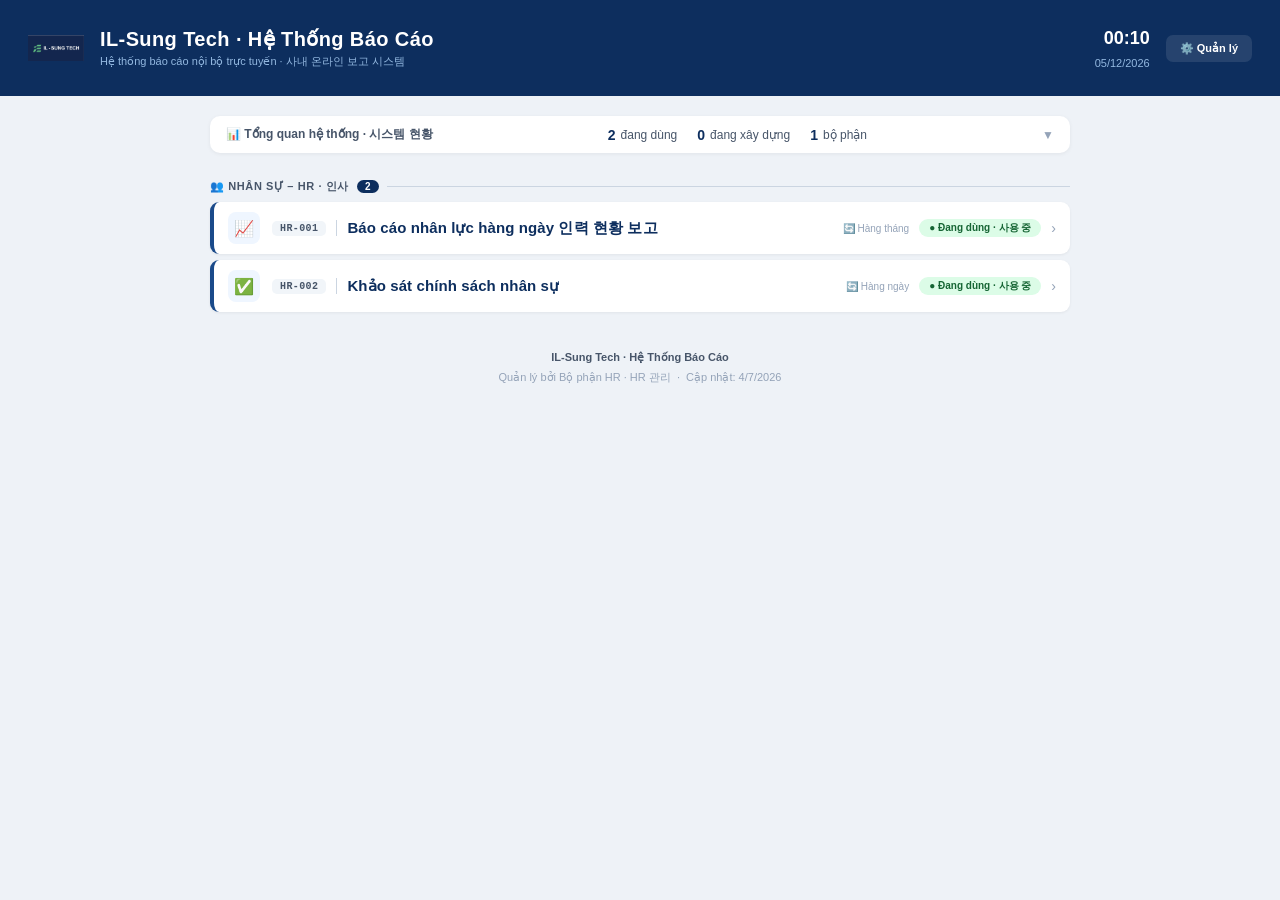
<file: index.html>
<!DOCTYPE html>
<html lang="vi">
<head>
<meta charset="UTF-8">
<meta name="viewport" content="width=device-width, initial-scale=1.0">
<title>IL-Sung Tech – Hệ Thống Báo Cáo · 보고 시스템</title>
<style>
  :root {
    --navy:      #0D2E5E;
    --navy-mid:  #1A4A8A;
    --navy-light:#2D6BB0;
    --green:     #1B7A3E;
    --red:       #C0392B;
    --amber:     #D97706;
    --slate:     #475569;
    --bg:        #EEF2F7;
    --white:     #FFFFFF;
    --border:    #CBD5E1;
  }
  * { box-sizing: border-box; margin: 0; padding: 0; }
  body { font-family: "Segoe UI", Arial, sans-serif; background: var(--bg); color: #1E293B; min-height: 100vh; }

  /* HEADER */
  .header {
    background: #0D2E5E;
    padding: 20px 28px;
    display: flex; align-items: center; gap: 16px;
  }
  .header-logo { width:56px; height:56px; border-radius:12px; overflow:hidden; flex-shrink:0; display:flex; align-items:center; justify-content:center; }
  .header-logo img { width:100%; height:100%; object-fit:contain; }
  .header-text h1 { color:#fff; font-size:20px; font-weight:700; letter-spacing:.4px; }
  .header-text p  { color:#93B8E0; font-size:11px; margin-top:3px; }
  .header-right   { margin-left:auto; text-align:right; color:#93B8E0; font-size:11px; line-height:1.7; }
  .header-right strong { color:#fff; font-size:18px; display:block; }
  .header-admin {
    background: rgba(255,255,255,.1);
    color: #fff; border: none; border-radius: 7px;
    padding: 7px 14px; font-size: 11px; font-weight: 600;
    cursor: pointer; font-family: inherit; text-decoration: none;
    display: inline-flex; align-items: center; gap: 5px;
    transition: background .15s; white-space: nowrap;
  }
  .header-admin:hover { background: rgba(255,255,255,.2); }

  /* WRAPPER */
  .wrapper { max-width: 900px; margin: 0 auto; padding: 20px 20px 48px; }

  /* LOADING */
  .loading {
    text-align: center; padding: 60px 20px;
    color: var(--slate); font-size: 13px;
  }
  .loading .spinner {
    width: 32px; height: 32px; border: 3px solid #E2E8F0;
    border-top-color: var(--navy); border-radius: 50%;
    animation: spin .7s linear infinite; margin: 0 auto 12px;
  }
  @keyframes spin { to { transform: rotate(360deg); } }

  /* ERROR */
  .error-box {
    background: #FEF2F2; border: 1px solid #FECACA;
    border-radius: 10px; padding: 20px 24px; margin: 20px 0;
    color: var(--red); font-size: 13px; line-height: 1.6;
  }
  .error-box strong { display: block; margin-bottom: 6px; font-size: 14px; }

  /* STATS BAR */
  .stats-toggle {
    display: flex; align-items: center; justify-content: space-between;
    background: var(--white); border-radius: 10px; padding: 10px 16px;
    cursor: pointer; box-shadow: 0 1px 4px rgba(0,0,0,.06);
    margin-bottom: 4px; user-select: none; transition: background .15s;
  }
  .stats-toggle:hover { background: #F8FAFC; }
  .stats-toggle-left { display:flex; align-items:center; gap:10px; font-size:12px; font-weight:600; color:var(--slate); }
  .stats-mini { display:flex; gap:20px; align-items:center; }
  .stats-mini-item { display:flex; align-items:center; gap:5px; font-size:12px; color:var(--slate); }
  .stats-mini-item strong { color:var(--navy); font-size:14px; }
  .toggle-arrow { font-size:12px; color:#94A3B8; transition:transform .25s; }
  .toggle-arrow.open { transform:rotate(180deg); }
  .stats-panel { background:var(--white); border-radius:0 0 10px 10px; overflow:hidden; max-height:0; transition:max-height .3s ease; box-shadow:0 2px 4px rgba(0,0,0,.05); }
  .stats-panel.open { max-height:200px; }
  .stats-bar { display:flex; gap:0; padding:16px 20px; border-top:1px solid #F1F5F9; flex-wrap:wrap; }
  .stat-item { text-align:center; flex:1; min-width:100px; padding:4px 8px; border-right:1px solid var(--border); }
  .stat-item:last-child { border-right:none; }
  .stat-num { font-size:26px; font-weight:700; color:var(--navy); }
  .stat-lbl { font-size:10px; color:var(--slate); margin-top:2px; text-transform:uppercase; letter-spacing:.3px; }

  /* SECTION */
  .section-label {
    font-size:11px; font-weight:700; color:var(--slate);
    text-transform:uppercase; letter-spacing:.6px;
    margin-bottom:8px; margin-top:22px;
    display:flex; align-items:center; gap:8px;
  }
  .section-label::after { content:''; flex:1; height:1px; background:var(--border); }
  .section-count { font-size:10px; font-weight:700; background:var(--navy); color:#fff; padding:1px 8px; border-radius:20px; }
  .section-toggle {
    display:flex; align-items:center; gap:6px; cursor:pointer;
    font-size:10px; font-weight:600; color:var(--slate);
    background:#F1F5F9; border:1px solid var(--border); border-radius:6px;
    padding:2px 10px 2px 8px; user-select:none; transition:background .15s; white-space:nowrap;
  }
  .section-toggle:hover { background:#E2E8F0; }
  .section-toggle .sarrow { font-size:10px; transition:transform .25s; }
  .section-toggle.collapsed .sarrow { transform:rotate(-90deg); }
  .report-list { display:flex; flex-direction:column; gap:6px; }
  .report-list.collapsed .report-row:nth-child(n+4) { display:none; }

  /* REPORT ROW */
  .report-row {
    background:var(--white); border-radius:9px;
    box-shadow:0 1px 3px rgba(0,0,0,.06);
    display:flex; align-items:center; gap:12px;
    padding:10px 14px; text-decoration:none; color:inherit;
    transition:transform .12s, box-shadow .12s, background .12s;
    border-left:4px solid transparent;
  }
  .report-row:hover { transform:translateX(3px); box-shadow:0 3px 12px rgba(13,46,94,.1); background:#FAFBFF; }
  .report-row.planned { opacity:.55; pointer-events:none; }

  /* dept colors */
  .row-hr  { border-left-color:#1A4A8A; } .row-pro { border-left-color:#1B7A3E; }
  .row-qc  { border-left-color:#7C3AED; } .row-eqm { border-left-color:#B45309; }
  .row-mm  { border-left-color:#0E7A6E; } .row-ehs { border-left-color:#C0392B; }

  .row-icon { width:32px; height:32px; border-radius:8px; display:flex; align-items:center; justify-content:center; font-size:16px; flex-shrink:0; }
  .icon-hr{background:#EFF6FF;} .icon-pro{background:#F0FDF4;} .icon-qc{background:#F5F3FF;}
  .icon-eqm{background:#FFFBEB;} .icon-mm{background:#F0FDFA;} .icon-ehs{background:#FEF2F2;}

  .row-body { flex:1; display:flex; align-items:center; gap:10px; min-width:0; }
  .row-code { font-size:10px; font-weight:700; font-family:"Courier New",monospace; letter-spacing:.4px; white-space:nowrap; flex-shrink:0; padding:2px 8px; border-radius:5px; background:#F1F5F9; color:var(--slate); }
  .row-divider { width:1px; height:16px; background:var(--border); flex-shrink:0; }
  .row-title { font-size:15px; font-weight:700; color:var(--navy); white-space:nowrap; overflow:hidden; text-overflow:ellipsis; letter-spacing:.1px; }
  .report-row:not(.planned):hover .row-title { color:var(--navy-light); }

  .row-right { display:flex; align-items:center; gap:10px; flex-shrink:0; margin-left:auto; }
  .row-freq { font-size:10px; color:#94A3B8; white-space:nowrap; }
  .row-status { font-size:10px; font-weight:700; padding:2px 10px; border-radius:20px; white-space:nowrap; }
  .status-live    { background:#DCFCE7; color:#166534; }
  .status-dev     { background:#FEF9C3; color:#854D0E; }
  .status-planned { background:#F1F5F9; color:#64748B; }
  .row-arrow { color:#CBD5E1; font-size:14px; flex-shrink:0; }
  .report-row:not(.planned) .row-arrow { color:#94A3B8; }

  /* FOOTER */
  .footer { text-align:center; margin-top:36px; font-size:11px; color:#94A3B8; line-height:1.8; }
  .footer strong { color:var(--slate); }

  /* UPDATED AT */
  .updated-at { font-size:10px; color:#94A3B8; margin-left:auto; }

  @media(max-width:600px){
    .header { flex-direction:column; align-items:flex-start; gap:10px; }
    .header-right { margin-left:0; text-align:left; }
    .stats-mini { display:none; }
    .row-freq { display:none; }
  }
</style>
</head>
<body>

<div class="header">
  <div class="header-logo">
    <img src="[data-uri]" alt="IL-Sung Tech">
  </div>
  <div class="header-text">
    <h1 id="site-name">IL-Sung Tech · Hệ Thống Báo Cáo <span style="font-weight:500;opacity:.65;font-size:.72em">보고 시스템</span></h1>
    <p>Hệ thống báo cáo nội bộ trực tuyến · 사내 온라인 보고 시스템</p>
  </div>
  <div class="header-right">
    <strong id="clock">--:--</strong>
    <span id="date-display">--/--/----</span>
  </div>
  <a class="header-admin" href="./admin.html">⚙️ Quản lý</a>
</div>

<div class="wrapper">
  <div id="app">
    <div class="loading">
      <div class="spinner"></div>
      Đang tải danh sách báo cáo...
    </div>
  </div>
</div>

<script>
// ═══════════════════════════════════
// CONFIG
// ═══════════════════════════════════
const REPORTS_JSON = './reports.json';

const DEPT_META = {
  hr:  { label: '👥 Nhân Sự – HR · 인사',      iconCls: 'icon-hr',  rowCls: 'row-hr'  },
  pro: { label: '🏗 Sản Xuất – Production · 생산', iconCls: 'icon-pro', rowCls: 'row-pro' },
  qc:  { label: '🔍 Chất Lượng – QC · 품질',   iconCls: 'icon-qc',  rowCls: 'row-qc'  },
  eqm: { label: '⚙️ Thiết Bị – EQM · 설비',   iconCls: 'icon-eqm', rowCls: 'row-eqm' },
  mm:  { label: '📦 Kho – MM · 자재',          iconCls: 'icon-mm',  rowCls: 'row-mm'  },
  ehs: { label: '🦺 An Toàn – EHS · 안전',     iconCls: 'icon-ehs', rowCls: 'row-ehs' },
};

const STATUS_HTML = {
  live:    '<span class="row-status status-live">● Đang dùng · 사용 중</span>',
  dev:     '<span class="row-status status-dev">⚙ Xây dựng · 구축 중</span>',
  planned: '<span class="row-status status-planned">○ Kế hoạch · 계획</span>',
};

// ═══════════════════════════════════
// CLOCK
// ═══════════════════════════════════
function updateClock() {
  const now = new Date();
  const hh = String(now.getHours()).padStart(2,'0');
  const mm = String(now.getMinutes()).padStart(2,'0');
  const dd = String(now.getDate()).padStart(2,'0');
  const mo = String(now.getMonth()+1).padStart(2,'0');
  const yy = now.getFullYear();
  document.getElementById('clock').textContent = hh+':'+mm;
  document.getElementById('date-display').textContent = dd+'/'+mo+'/'+yy;
}
updateClock();
setInterval(updateClock, 1000);

// ═══════════════════════════════════
// STATS TOGGLE
// ═══════════════════════════════════
function toggleStats() {
  const panel = document.getElementById('stats-panel');
  const arrow = document.getElementById('stats-arrow');
  const mini  = document.getElementById('stats-mini');
  const isOpen = panel.classList.contains('open');
  panel.classList.toggle('open', !isOpen);
  arrow.classList.toggle('open', !isOpen);
  mini.style.opacity = isOpen ? '1' : '0';
}

// ═══════════════════════════════════
// SECTION TOGGLE
// ═══════════════════════════════════
function toggleSection(btn, listId) {
  const list = document.getElementById(listId);
  const isCollapsed = list.classList.contains('collapsed');
  const rows  = list.querySelectorAll('.report-row');
  const extra = rows.length - 3;
  list.classList.toggle('collapsed', !isCollapsed);
  btn.classList.toggle('collapsed', !isCollapsed);
  btn.querySelector('span').textContent = isCollapsed ? 'Thu gọn' : 'Xem thêm ('+extra+')';
}

// ═══════════════════════════════════
// RENDER
// ═══════════════════════════════════
function renderApp(data) {
  const reports = data.reports || [];
  const config  = data.config  || {};

  // Update site name
  if (config.siteName) document.getElementById('site-name').textContent = config.siteName;

  // Update admin link to use siteUrl if available
  if (config.siteUrl) {
    const adminLink = document.querySelector('.header-admin');
    if (adminLink) adminLink.href = config.siteUrl + '/admin.html';
  }

  const app = document.getElementById('app');

  if (reports.length === 0) {
    app.innerHTML = '<div class="loading" style="color:#94A3B8;">📭 Chưa có báo cáo nào.<br><a href="./admin.html" style="color:var(--navy-mid);font-weight:600;">→ Vào trang quản lý để thêm</a></div>';
    return;
  }

  // Stats
  const total   = reports.length;
  const live    = reports.filter(r => r.trang_thai === 'live').length;
  const dev     = reports.filter(r => r.trang_thai === 'dev').length;
  const depts   = [...new Set(reports.map(r => r.nhom))].length;

  // Group by nhom – preserve insertion order
  const groups = {};
  reports.forEach(r => {
    if (!groups[r.nhom]) groups[r.nhom] = [];
    groups[r.nhom].push(r);
  });

  let html = '';

  // ── Stats bar ──
  html += `
  <div class="stats-toggle" onclick="toggleStats()">
    <div class="stats-toggle-left">📊 Tổng quan hệ thống · 시스템 현황</div>
    <div class="stats-mini" id="stats-mini">
      <div class="stats-mini-item"><strong>${live}</strong> đang dùng</div>
      <div class="stats-mini-item"><strong>${dev}</strong> đang xây dựng</div>
      <div class="stats-mini-item"><strong>${depts}</strong> bộ phận</div>
    </div>
    <span class="toggle-arrow" id="stats-arrow">▼</span>
  </div>
  <div class="stats-panel" id="stats-panel">
    <div class="stats-bar">
      <div class="stat-item"><div class="stat-num">${total}</div><div class="stat-lbl">Tổng báo cáo · 총 보고서</div></div>
      <div class="stat-item"><div class="stat-num">${live}</div><div class="stat-lbl">Đang hoạt động · 운영 중</div></div>
      <div class="stat-item"><div class="stat-num">${dev}</div><div class="stat-lbl">Đang xây dựng · 구축 중</div></div>
      <div class="stat-item"><div class="stat-num">${depts}</div><div class="stat-lbl">Bộ phận · 부서</div></div>
    </div>
  </div>`;

  // ── Sections ──
  Object.keys(groups).forEach((nhom, gi) => {
    const meta    = DEPT_META[nhom] || { label: nhom.toUpperCase(), iconCls: 'icon-hr', rowCls: 'row-hr' };
    const items   = groups[nhom];
    const listId  = 'list-' + nhom + '-' + gi;
    const btnId   = 'btn-'  + nhom + '-' + gi;
    const hasMore = items.length > 3;

    html += `
  <div class="section-label">
    ${meta.label}
    <span class="section-count">${items.length}</span>
    ${hasMore ? `<button class="section-toggle collapsed" id="${btnId}" onclick="toggleSection(this,'${listId}')"><span>Xem thêm (${items.length-3})</span><span class="sarrow">▼</span></button>` : ''}
  </div>
  <div class="report-list${hasMore ? ' collapsed' : ''}" id="${listId}">`;

    items.forEach(r => {
      const isLive    = r.trang_thai === 'live';
      const rowTag    = isLive ? 'a' : 'div';
      const hrefAttr  = isLive ? `href="${r.link}"` : '';
      const planned   = !isLive ? ' planned' : '';
      html += `
    <${rowTag} class="report-row ${meta.rowCls}${planned}" ${hrefAttr}>
      <div class="row-icon ${meta.iconCls}">${r.icon || '📋'}</div>
      <div class="row-body">
        <div class="row-code">${r.ma}</div>
        <div class="row-divider"></div>
        <div class="row-title">${r.ten}</div>
      </div>
      <div class="row-right">
        <div class="row-freq">🔄 ${r.tan_suat}</div>
        ${STATUS_HTML[r.trang_thai] || STATUS_HTML.planned}
        <div class="row-arrow">›</div>
      </div>
    </${rowTag}>`;
    });

    html += '</div>';
  });

  // ── Footer ──
  const updatedAt = config.updatedAt ? `Cập nhật: ${config.updatedAt}` : '';
  html += `
  <div class="footer">
    <strong>${config.siteName || 'IL-Sung Tech · Hệ thống báo cáo nội bộ'}</strong><br>
    Quản lý bởi Bộ phận HR · HR 관리 &nbsp;·&nbsp; ${updatedAt}
  </div>`;

  app.innerHTML = html;
}

// ═══════════════════════════════════
// LOAD JSON
// ═══════════════════════════════════
async function loadReports() {
  const app = document.getElementById('app');
  try {
    const res = await fetch(REPORTS_JSON + '?t=' + Date.now());
    if (!res.ok) throw new Error('HTTP ' + res.status);
    const data = await res.json();

    // Support old format (plain array)
    if (Array.isArray(data)) {
      renderApp({ reports: data, config: {} });
    } else {
      renderApp(data);
    }
  } catch (err) {
    // Fallback: show helpful error
    app.innerHTML = `
      <div class="error-box">
        <strong>⚠ Không tìm thấy file reports.json</strong>
        Trang chủ cần file <code>reports.json</code> cùng thư mục để hiển thị danh sách báo cáo.<br><br>
        <strong>Cách khắc phục:</strong><br>
        1. Mở file <a href="./admin.html" style="color:var(--red);font-weight:600;">admin.html</a> để quản lý báo cáo<br>
        2. Thêm báo cáo → Tải file <strong>reports.json</strong><br>
        3. Upload <strong>reports.json</strong> lên GitHub cùng thư mục với index.html<br><br>
        <span style="font-size:11px;color:#94A3B8;">Chi tiết lỗi: ${err.message}</span>
      </div>`;
  }
}

loadReports();
</script>
</body>
</html>
</file>
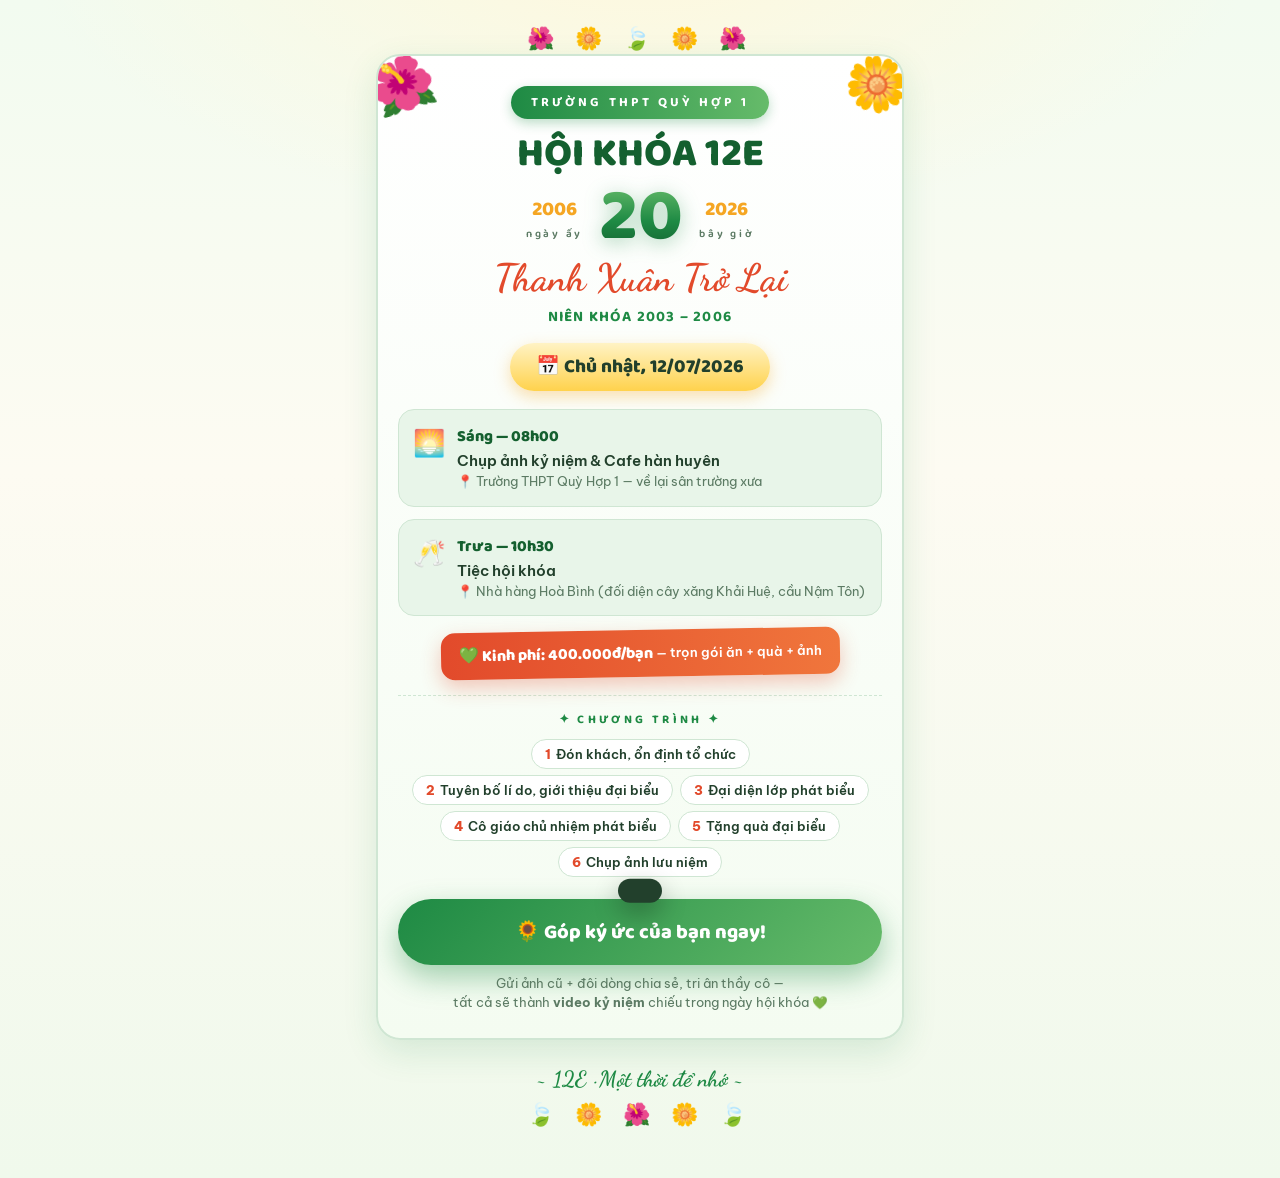
<file: hoi-khoa/index.html>
<!DOCTYPE html>
<html lang="vi">
<head>
<meta charset="UTF-8">
<meta name="viewport" content="width=device-width, initial-scale=1.0">
<title>Hội Khóa 12E — 20 Năm Thanh Xuân Trở Lại</title>
<link rel="preconnect" href="https://fonts.googleapis.com">
<link rel="preconnect" href="https://fonts.gstatic.com" crossorigin>
<link href="https://fonts.googleapis.com/css2?family=Dancing+Script:wght@600;700&family=Baloo+2:wght@600;700;800&family=Be+Vietnam+Pro:wght@400;500;600;700&display=swap" rel="stylesheet">
<style>
  :root{
    --green-deep:#14602f;
    --green:#1e8a44;
    --green-soft:#e8f5e9;
    --leaf:#66bb6a;
    --sun:#ffd24c;
    --sun-deep:#f5a623;
    --phuong:#e24a2b;
    --cream:#fdfbf2;
    --ink:#22402c;
    --muted:#5b7a63;
    --border:#cfe6d3;
  }
  *{margin:0;padding:0;box-sizing:border-box}
  body{
    font-family:'Be Vietnam Pro',sans-serif;
    color:var(--ink);
    background:
      radial-gradient(ellipse 80% 40% at 50% -5%, #fff8dd 0%, transparent 60%),
      linear-gradient(180deg,#f2fbf0 0%, var(--cream) 40%, #f0f9ec 100%);
    min-height:100vh;
  }
  .wrap{max-width:560px;margin:0 auto;padding:16px 16px 48px}
  .flower-strip{text-align:center;font-size:22px;letter-spacing:8px;padding:8px 0 2px;user-select:none}

  /* ═══════════ MÀN 1: BANNER CHƯƠNG TRÌNH ═══════════ */
  .banner-card{
    text-align:center;
    background:linear-gradient(180deg,#ffffff 0%,#f4fcf1 100%);
    border:2px solid var(--border);
    border-radius:24px;
    padding:30px 20px 26px;
    box-shadow:0 12px 34px rgba(30,138,68,.14);
    position:relative;overflow:hidden;
  }
  .banner-card::before{content:"🌺";position:absolute;top:-6px;left:-8px;font-size:52px;transform:rotate(-15deg)}
  .banner-card::after{content:"🌼";position:absolute;top:-6px;right:-8px;font-size:52px;transform:rotate(15deg)}

  .b-eyebrow{
    display:inline-block;
    font-family:'Baloo 2',sans-serif;font-weight:700;font-size:13px;
    letter-spacing:.24em;text-transform:uppercase;
    color:#fff;background:linear-gradient(90deg,var(--green),var(--leaf));
    border-radius:999px;padding:6px 20px;margin-bottom:14px;
    box-shadow:0 4px 12px rgba(30,138,68,.3);
  }
  .b-title{
    font-family:'Baloo 2',sans-serif;font-weight:800;
    font-size:40px;line-height:1.05;color:var(--green-deep);
  }
  .b-20{
    display:flex;align-items:center;justify-content:center;gap:16px;margin:8px 0 2px;
  }
  .b-20 .yr{
    font-family:'Baloo 2',sans-serif;font-weight:800;font-size:20px;color:var(--sun-deep);
  }
  .b-20 .yr small{display:block;font-size:.55em;color:var(--muted);font-weight:600;letter-spacing:.25em}
  .b-20 .num{
    font-family:'Baloo 2',sans-serif;font-weight:800;font-size:74px;line-height:.95;
    background:linear-gradient(180deg,var(--leaf) 0%,var(--green) 55%,var(--green-deep) 100%);
    -webkit-background-clip:text;background-clip:text;color:transparent;
    filter:drop-shadow(0 4px 10px rgba(30,138,68,.35));
  }
  .b-script{
    font-family:'Dancing Script',cursive;font-weight:700;
    font-size:38px;color:var(--phuong);margin:0 0 4px;
  }
  .b-school{
    font-family:'Baloo 2',sans-serif;font-weight:700;font-size:15px;
    color:var(--green);letter-spacing:.08em;text-transform:uppercase;
  }
  .b-date{
    display:inline-block;margin-top:14px;
    font-family:'Baloo 2',sans-serif;font-weight:800;font-size:19px;color:var(--ink);
    background:linear-gradient(180deg,#fff3c4,var(--sun));
    border-radius:999px;padding:9px 26px;
    box-shadow:0 6px 16px rgba(245,166,35,.35);
  }

  .sched{display:grid;gap:12px;margin-top:18px;text-align:left}
  .sch-item{
    display:flex;gap:12px;align-items:flex-start;
    background:var(--green-soft);
    border:1.5px solid var(--border);
    border-radius:16px;padding:14px;
  }
  .sch-item .ic{font-size:26px;flex:0 0 auto;margin-top:2px}
  .sch-item .t{font-family:'Baloo 2',sans-serif;font-weight:800;font-size:16px;color:var(--green-deep)}
  .sch-item .w{font-weight:600;font-size:14.5px;color:var(--ink);margin:2px 0}
  .sch-item .d{font-size:13px;color:var(--muted);line-height:1.5}

  .b-fee{
    margin-top:14px;
    font-family:'Baloo 2',sans-serif;font-weight:800;font-size:16px;color:#fff;
    background:linear-gradient(90deg,var(--phuong),#f0763c);
    border-radius:14px;padding:11px 18px;
    box-shadow:0 8px 20px rgba(226,74,43,.3);
    transform:rotate(-1deg);display:inline-block;
  }
  .b-fee span{font-family:'Be Vietnam Pro',sans-serif;font-weight:600;font-size:.82em}

  .b-program{
    margin-top:18px;padding-top:14px;
    border-top:1.5px dashed var(--border);
  }
  .b-program .pt{
    font-family:'Baloo 2',sans-serif;font-weight:700;font-size:12px;
    letter-spacing:.28em;text-transform:uppercase;color:var(--green);margin-bottom:10px;
  }
  .b-steps{display:flex;flex-wrap:wrap;justify-content:center;gap:6px 7px}
  .b-steps b{
    font-weight:600;font-size:12.5px;color:var(--ink);
    background:#fff;border:1.5px solid var(--border);
    border-radius:999px;padding:6px 13px;white-space:nowrap;
  }
  .b-steps b i{font-style:normal;color:var(--phuong);font-weight:800;margin-right:5px}

  /* Nút CTA vào khảo sát */
  .cta{
    width:100%;margin-top:22px;
    font-family:'Baloo 2',sans-serif;font-weight:800;font-size:20px;
    color:#fff;
    background:linear-gradient(135deg,var(--green) 0%,var(--leaf) 100%);
    border:none;border-radius:999px;
    padding:17px;cursor:pointer;
    box-shadow:0 12px 30px rgba(30,138,68,.4);
    animation:pulse 2.4s ease-in-out infinite;
    transition:transform .15s;
  }
  .cta:active{transform:scale(.97)}
  @keyframes pulse{
    0%,100%{box-shadow:0 12px 30px rgba(30,138,68,.4)}
    50%{box-shadow:0 12px 40px rgba(102,187,106,.65)}
  }
  .cta-note{font-size:12.5px;color:var(--muted);margin-top:9px;line-height:1.5}

  /* ═══════════ MÀN 2: KHẢO SÁT ═══════════ */
  #survey{display:none}
  .back-link{
    display:inline-flex;align-items:center;gap:6px;
    font-family:'Baloo 2',sans-serif;font-weight:700;font-size:14px;
    color:var(--green-deep);background:#fff;
    border:1.5px solid var(--border);border-radius:999px;
    padding:8px 18px;cursor:pointer;margin-bottom:4px;
  }
  .s-hero{
    text-align:center;
    background:linear-gradient(180deg,#ffffff,#f4fcf1);
    border:2px solid var(--border);border-radius:20px;
    padding:20px 18px;margin-top:10px;
    box-shadow:0 8px 24px rgba(30,138,68,.1);
  }
  .s-hero h2{font-family:'Baloo 2',sans-serif;font-weight:800;font-size:26px;color:var(--green-deep)}
  .s-hero .script{font-family:'Dancing Script',cursive;font-weight:700;font-size:26px;color:var(--phuong)}
  .s-hero p{font-size:13.5px;color:var(--muted);margin-top:6px;line-height:1.55}
  .s-hero p b{color:var(--green-deep)}

  .card{
    background:#fff;border:1.5px solid var(--border);
    border-radius:18px;padding:20px 18px;margin-top:16px;
    box-shadow:0 6px 20px rgba(30,138,68,.08);
  }
  .sec-title{
    display:flex;align-items:center;gap:10px;
    font-family:'Baloo 2',sans-serif;font-weight:800;font-size:18px;
    color:var(--green-deep);margin-bottom:4px;
  }
  .sec-title .num{
    width:30px;height:30px;flex:0 0 30px;border-radius:50%;
    background:linear-gradient(135deg,var(--green),var(--leaf));
    color:#fff;font-size:15px;display:flex;align-items:center;justify-content:center;
    box-shadow:0 3px 8px rgba(30,138,68,.35);
  }
  .sec-desc{font-size:13.5px;color:var(--muted);margin-bottom:14px;line-height:1.5}

  label.f-label{display:block;font-weight:600;font-size:14px;margin:14px 0 6px}
  label.f-label small{font-weight:500;color:var(--muted)}
  .req{color:var(--phuong)}
  input[type=text],textarea{
    width:100%;border:1.5px solid var(--border);border-radius:12px;
    padding:12px 14px;font-family:inherit;font-size:15px;color:var(--ink);
    background:#fbfdf9;outline:none;transition:border-color .2s, box-shadow .2s;
  }
  input:focus,textarea:focus{border-color:var(--green);box-shadow:0 0 0 3px rgba(30,138,68,.15)}
  textarea{resize:vertical;min-height:96px;line-height:1.55}
  .has-err{border-color:var(--phuong) !important;box-shadow:0 0 0 3px rgba(226,74,43,.15) !important}
  .err-msg{display:none;font-size:12.5px;color:var(--phuong);margin-top:4px}
  .show-err .err-msg{display:block}

  .photo-add{
    display:flex;align-items:center;justify-content:center;gap:10px;
    border:2px dashed var(--leaf);border-radius:14px;
    background:var(--green-soft);padding:18px;
    font-weight:600;color:var(--green-deep);font-size:14.5px;
    cursor:pointer;text-align:center;transition:background .2s;
  }
  .photo-add:active{background:#d8efdb}
  .photo-add.disabled{opacity:.45;pointer-events:none}
  .photo-count{font-size:13px;color:var(--muted);text-align:center;margin-top:8px}
  .photo-list{display:flex;flex-direction:column;gap:12px;margin-top:14px}
  .photo-item{
    display:flex;gap:12px;border:1.5px solid var(--border);
    border-radius:14px;padding:10px;background:#fbfdf9;
  }
  .photo-item img{
    width:86px;height:86px;flex:0 0 86px;object-fit:cover;border-radius:10px;
    border:2px solid #fff;box-shadow:0 3px 10px rgba(0,0,0,.12);
  }
  .photo-item .pi-body{flex:1;display:flex;flex-direction:column;gap:6px}
  .photo-item input{padding:9px 12px;font-size:14px}
  .photo-item .pi-remove{
    align-self:flex-start;font-size:12.5px;font-weight:600;color:var(--phuong);
    background:none;border:none;cursor:pointer;padding:2px 0;font-family:inherit;
  }

  .consent{
    display:flex;gap:12px;align-items:flex-start;
    background:var(--green-soft);border:1.5px solid var(--border);
    border-radius:14px;padding:14px;margin-top:16px;cursor:pointer;
  }
  .consent input{width:20px;height:20px;margin-top:2px;accent-color:var(--green);flex:0 0 20px}
  .consent span{font-size:13.5px;line-height:1.55}

  .submit-btn{
    width:100%;margin-top:22px;
    font-family:'Baloo 2',sans-serif;font-weight:800;font-size:19px;color:#fff;
    background:linear-gradient(135deg,var(--green) 0%,var(--leaf) 100%);
    border:none;border-radius:999px;padding:16px;cursor:pointer;
    box-shadow:0 10px 26px rgba(30,138,68,.35);
    transition:transform .15s;
  }
  .submit-btn:active{transform:scale(.98)}
  .submit-btn:disabled{opacity:.6;cursor:wait}
  .note-under{text-align:center;font-size:12.5px;color:var(--muted);margin-top:10px;line-height:1.5}

  /* ═══════════ MÀN 3: CẢM ƠN ═══════════ */
  .done{
    display:none;text-align:center;
    background:linear-gradient(180deg,#ffffff,#f4fcf1);
    border:2px solid var(--border);border-radius:22px;
    padding:44px 24px;margin-top:18px;
    box-shadow:0 10px 30px rgba(30,138,68,.12);
  }
  .done .big{font-size:56px;margin-bottom:10px}
  .done h2{font-family:'Baloo 2',sans-serif;font-weight:800;font-size:26px;color:var(--green-deep);margin-bottom:8px}
  .done .script{font-family:'Dancing Script',cursive;font-weight:700;font-size:26px;color:var(--phuong);margin-bottom:12px}
  .done p{font-size:14.5px;color:var(--muted);line-height:1.6}
  .done button{
    margin-top:20px;font-family:'Baloo 2',sans-serif;font-weight:700;font-size:15px;
    color:var(--green-deep);background:#fff;
    border:2px solid var(--green);border-radius:999px;
    padding:10px 26px;cursor:pointer;margin:20px 6px 0;
  }

  #toast{
    position:fixed;left:50%;bottom:26px;transform:translateX(-50%) translateY(120%);
    background:var(--ink);color:#fff;font-size:14px;
    padding:12px 22px;border-radius:999px;
    box-shadow:0 10px 26px rgba(0,0,0,.3);
    transition:transform .3s;z-index:99;max-width:90vw;text-align:center;
  }
  #toast.show{transform:translateX(-50%) translateY(0)}

  .footer{
    text-align:center;margin-top:26px;
    font-family:'Dancing Script',cursive;font-weight:700;
    font-size:22px;color:var(--green);
  }
  @media(prefers-reduced-motion:reduce){.cta{animation:none}}
</style>
</head>
<body>
<div class="wrap">
  <div class="flower-strip">🌺 🌼 🍃 🌼 🌺</div>

  <!-- ═══════════ MÀN 1: BANNER ═══════════ -->
  <div id="banner">
    <div class="banner-card">
      <div class="b-eyebrow">Trường THPT Quỳ Hợp 1</div>
      <div class="b-title">HỘI KHÓA 12E</div>
      <div class="b-20">
        <div class="yr">2006<small>ngày ấy</small></div>
        <div class="num">20</div>
        <div class="yr">2026<small>bây giờ</small></div>
      </div>
      <div class="b-script">Thanh Xuân Trở Lại</div>
      <div class="b-school">Niên khóa 2003 – 2006</div>
      <div class="b-date">📅 Chủ nhật, 12/07/2026</div>

      <div class="sched">
        <div class="sch-item">
          <div class="ic">🌅</div>
          <div>
            <div class="t">Sáng — 08h00</div>
            <div class="w">Chụp ảnh kỷ niệm &amp; Cafe hàn huyên</div>
            <div class="d">📍 Trường THPT Quỳ Hợp 1 — về lại sân trường xưa</div>
          </div>
        </div>
        <div class="sch-item">
          <div class="ic">🥂</div>
          <div>
            <div class="t">Trưa — 10h30</div>
            <div class="w">Tiệc hội khóa</div>
            <div class="d">📍 Nhà hàng Hoà Bình (đối diện cây xăng Khải Huệ, cầu Nậm Tôn)</div>
          </div>
        </div>
      </div>

      <div class="b-fee">💚 Kinh phí: 400.000đ/bạn <span>— trọn gói ăn + quà + ảnh</span></div>

      <div class="b-program">
        <div class="pt">✦ Chương trình ✦</div>
        <div class="b-steps">
          <b><i>1</i>Đón khách, ổn định tổ chức</b>
          <b><i>2</i>Tuyên bố lí do, giới thiệu đại biểu</b>
          <b><i>3</i>Đại diện lớp phát biểu</b>
          <b><i>4</i>Cô giáo chủ nhiệm phát biểu</b>
          <b><i>5</i>Tặng quà đại biểu</b>
          <b><i>6</i>Chụp ảnh lưu niệm</b>
        </div>
      </div>

      <button class="cta" onclick="showSurvey()">🌻 Góp ký ức của bạn ngay!</button>
      <div class="cta-note">
        Gửi ảnh cũ + đôi dòng chia sẻ, tri ân thầy cô —<br>
        tất cả sẽ thành <b>video kỷ niệm</b> chiếu trong ngày hội khóa 💚
      </div>
    </div>
  </div>

  <!-- ═══════════ MÀN 2: KHẢO SÁT ═══════════ -->
  <div id="survey">
    <button class="back-link" onclick="showBanner()">← Về trang chương trình</button>

    <div class="s-hero">
      <h2>GÓP KÝ ỨC</h2>
      <div class="script">Thanh Xuân Trở Lại</div>
      <p>Gửi <b>vài tấm ảnh</b> và <b>đôi dòng chia sẻ</b> —
      tất cả sẽ được dựng thành <b>video kỷ niệm</b> chiếu ngày <b>12/07/2026</b> 💚</p>
    </div>

    <div class="card">
      <div class="sec-title"><span class="num">1</span> Bạn là ai của 12E? 😄</div>
      <div class="sec-desc">Để cả lớp nhận ra bạn trong video!</div>
      <div id="fw-name">
        <label class="f-label">Họ và tên <span class="req">*</span></label>
        <input type="text" id="f-name" placeholder="VD: Nguyễn Văn An">
        <div class="err-msg">Nhập họ tên của bạn nhé</div>
      </div>
      <label class="f-label">Biệt danh thời đi học <small>(nếu có — càng "chất" càng vui 😆)</small></label>
      <input type="text" id="f-nick" placeholder="VD: An còi, Hoa lớp trưởng...">
    </div>

    <div class="card">
      <div class="sec-title"><span class="num">2</span> Ảnh kỷ niệm 📸</div>
      <div class="sec-desc">
        Tối đa <b>5 ảnh</b> — ảnh cũ thời đi học, ảnh chụp lại từ album giấy,
        hay ảnh hiện tại đều quý. Nhớ ghi <b>chú thích</b> để video có phụ đề nhé!
      </div>
      <label class="photo-add" id="photo-add-btn">
        <input type="file" id="f-photos" accept="image/*" multiple hidden>
        <span>➕ Chọn ảnh từ điện thoại / máy tính</span>
      </label>
      <div class="photo-count" id="photo-count">Chưa có ảnh nào (0/5)</div>
      <div class="photo-list" id="photo-list"></div>
    </div>

    <div class="card">
      <div class="sec-title"><span class="num">3</span> Đôi dòng từ trái tim 💌</div>
      <div class="sec-desc">Viết mộc mạc thôi cũng được — chính những dòng này làm nên video!</div>

      <div id="fw-memory">
        <label class="f-label">Kỷ niệm đáng nhớ nhất thời học sinh <span class="req">*</span></label>
        <textarea id="f-memory" placeholder="VD: Nhớ nhất lần cả lớp trốn tiết ra căng tin, bị cô chủ nhiệm bắt tại trận..."></textarea>
        <div class="err-msg">Chia sẻ một kỷ niệm nho nhỏ nhé, đừng bỏ trống 🥺</div>
      </div>

      <label class="f-label">Lời tri ân gửi thầy cô 🙏 <small>(sẽ ghép thành phân đoạn tri ân trong video)</small></label>
      <textarea id="f-thanks" placeholder="VD: Em cảm ơn cô... nhờ cô mà em..."></textarea>

      <label class="f-label">Lời nhắn cho bạn cùng lớp 💬</label>
      <textarea id="f-friends" placeholder="VD: Gửi hội bàn cuối: 20 năm rồi vẫn nhớ tụi bây..."></textarea>

      <label class="f-label">Bài hát gợi nhớ thanh xuân của bạn 🎵 <small>(gợi ý nhạc nền video)</small></label>
      <input type="text" id="f-song" placeholder="VD: Mong ước kỷ niệm xưa, Phượng hồng...">

      <label class="consent" for="f-consent">
        <input type="checkbox" id="f-consent">
        <span>Mình đồng ý cho Ban tổ chức sử dụng hình ảnh và chia sẻ này trong
        <b>video kỷ niệm chiếu tại hội khóa 12E</b> ngày 12/07/2026.</span>
      </label>
      <div class="err-msg" id="consent-err" style="margin-top:6px">Tick đồng ý để BTC được dùng ảnh trong video nhé</div>

      <button class="submit-btn" id="btn-submit">🌻 Gửi ký ức của tôi</button>
      <div class="note-under">Ảnh được tự động nén nhẹ trước khi gửi · Có thể gửi lại nhiều lần nếu muốn bổ sung</div>
    </div>
  </div>

  <!-- ═══════════ MÀN 3: CẢM ƠN ═══════════ -->
  <div class="done" id="done">
    <div class="big">🌸</div>
    <h2>Đã nhận được ký ức của bạn!</h2>
    <div class="script">Hẹn gặp ngày 12/07/2026</div>
    <p>Cảm ơn bạn đã góp một mảnh thanh xuân.<br>
    Video kỷ niệm sẽ rực rỡ hơn nhờ có bạn 💚</p>
    <div>
      <button onclick="resetForm()">Gửi thêm lượt khác</button>
      <button onclick="backHome()">Về trang chương trình</button>
    </div>
  </div>

  <div class="footer">~ 12E · Một thời để nhớ ~</div>
  <div class="flower-strip">🍃 🌼 🌺 🌼 🍃</div>
</div>

<div id="toast"></div>

<script>
/* ═════════ CẤU HÌNH ═════════
   Sau khi deploy Apps Script (file Code_KyUc12E.gs),
   dán URL dạng /exec vào dòng dưới: */
const APPS_SCRIPT_URL = "https://script.google.com/macros/s/AKfycbznBMj96KtkhFSO-5Fl-Dg8SL8vC6taSOHpWZ3C_PqnogO7FcR3zESw9CrF-jq4hnac-Q/exec";
const FORM_TYPE = "12E-KYUC-2026";
const MAX_PHOTOS = 5;
/* ════════════════════════════ */

let photos = [];
const $ = id => document.getElementById(id);
const toast = (msg,d=3200)=>{const t=$('toast');t.textContent=msg;t.classList.add('show');setTimeout(()=>t.classList.remove('show'),d)};

/* ── Chuyển màn hình ── */
function showSurvey(){
  $('banner').style.display='none';
  $('survey').style.display='block';
  $('done').style.display='none';
  window.scrollTo({top:0,behavior:'smooth'});
}
function showBanner(){
  $('survey').style.display='none';
  $('done').style.display='none';
  $('banner').style.display='block';
  window.scrollTo({top:0,behavior:'smooth'});
}
function backHome(){resetFields();showBanner();}

/* ── Chọn & nén ảnh ── */
$('f-photos').addEventListener('change', async e=>{
  const files=[...e.target.files];
  for(const f of files){
    if(photos.length>=MAX_PHOTOS){toast('Tối đa '+MAX_PHOTOS+' ảnh thôi nhé 😊');break;}
    if(!f.type.startsWith('image/'))continue;
    try{
      const dataUrl=await compress(f);
      photos.push({name:f.name,dataUrl,caption:''});
    }catch(err){toast('Không đọc được ảnh: '+f.name)}
  }
  e.target.value='';
  renderPhotos();
});

function compress(file){
  return new Promise((res,rej)=>{
    const img=new Image();
    const url=URL.createObjectURL(file);
    img.onload=()=>{
      const MAX=1280;
      let w=img.width,h=img.height;
      if(w>MAX||h>MAX){const r=Math.min(MAX/w,MAX/h);w=Math.round(w*r);h=Math.round(h*r);}
      const cv=document.createElement('canvas');cv.width=w;cv.height=h;
      cv.getContext('2d').drawImage(img,0,0,w,h);
      URL.revokeObjectURL(url);
      res(cv.toDataURL('image/jpeg',0.82));
    };
    img.onerror=rej;
    img.src=url;
  });
}

function renderPhotos(){
  const list=$('photo-list');
  list.innerHTML='';
  photos.forEach((p,i)=>{
    const div=document.createElement('div');
    div.className='photo-item';
    div.innerHTML=`
      <img src="${p.dataUrl}" alt="">
      <div class="pi-body">
        <input type="text" placeholder="Chú thích: ảnh này là dịp gì, có ai..." value="${p.caption.replace(/"/g,'&quot;')}" oninput="photos[${i}].caption=this.value">
        <button type="button" class="pi-remove" onclick="removePhoto(${i})">✕ Xóa ảnh này</button>
      </div>`;
    list.appendChild(div);
  });
  $('photo-count').textContent = photos.length===0
    ? 'Chưa có ảnh nào (0/'+MAX_PHOTOS+')'
    : '🖼️ Đã chọn '+photos.length+'/'+MAX_PHOTOS+' ảnh';
  $('photo-add-btn').classList.toggle('disabled',photos.length>=MAX_PHOTOS);
}
function removePhoto(i){photos.splice(i,1);renderPhotos();}

/* ── Validate & gửi ── */
$('btn-submit').addEventListener('click', async ()=>{
  let ok=true;
  const name=$('f-name').value.trim();
  const memory=$('f-memory').value.trim();

  mark('fw-name',$('f-name'),!name); if(!name)ok=false;
  mark('fw-memory',$('f-memory'),!memory); if(!memory)ok=false;

  const consent=$('f-consent').checked;
  $('consent-err').style.display = consent?'none':'block';
  if(!consent)ok=false;

  if(!ok){toast('Còn thiếu vài mục bắt buộc nhé 🌿');return;}

  const payload={
    formType:FORM_TYPE,
    time:new Date().toLocaleString('vi-VN'),
    name, nickname:$('f-nick').value.trim(),
    memory, thanksTeacher:$('f-thanks').value.trim(),
    msgFriends:$('f-friends').value.trim(),
    song:$('f-song').value.trim(),
    consent:true,
    photos:photos.map(p=>({caption:p.caption.trim(),data:p.dataUrl}))
  };

  const btn=$('btn-submit');
  btn.disabled=true;btn.textContent='🌿 Đang gửi ký ức...';

  if(APPS_SCRIPT_URL.includes('PASTE_')){
    console.log('[DEMO]',payload);
    setTimeout(()=>{showDone();btn.disabled=false;btn.textContent='🌻 Gửi ký ức của tôi';toast('⚠️ Demo — chưa cấu hình URL Apps Script');},800);
    return;
  }
  try{
    await fetch(APPS_SCRIPT_URL,{method:'POST',mode:'no-cors',headers:{'Content-Type':'text/plain'},body:JSON.stringify(payload)});
    showDone();
  }catch(e){
    toast('Lỗi kết nối, thử lại nhé 🙏');
  }
  btn.disabled=false;btn.textContent='🌻 Gửi ký ức của tôi';
});

function mark(wrapId,el,bad){
  el.classList.toggle('has-err',bad);
  $(wrapId).classList.toggle('show-err',bad);
}
function showDone(){
  $('survey').style.display='none';
  $('banner').style.display='none';
  $('done').style.display='block';
  window.scrollTo({top:0,behavior:'smooth'});
}
function resetFields(){
  photos=[];renderPhotos();
  ['f-name','f-nick','f-memory','f-thanks','f-friends','f-song'].forEach(id=>$(id).value='');
  $('f-consent').checked=false;
}
function resetForm(){
  resetFields();
  $('done').style.display='none';
  $('survey').style.display='block';
  window.scrollTo({top:0,behavior:'smooth'});
}
</script>
</body>
</html>
</file>
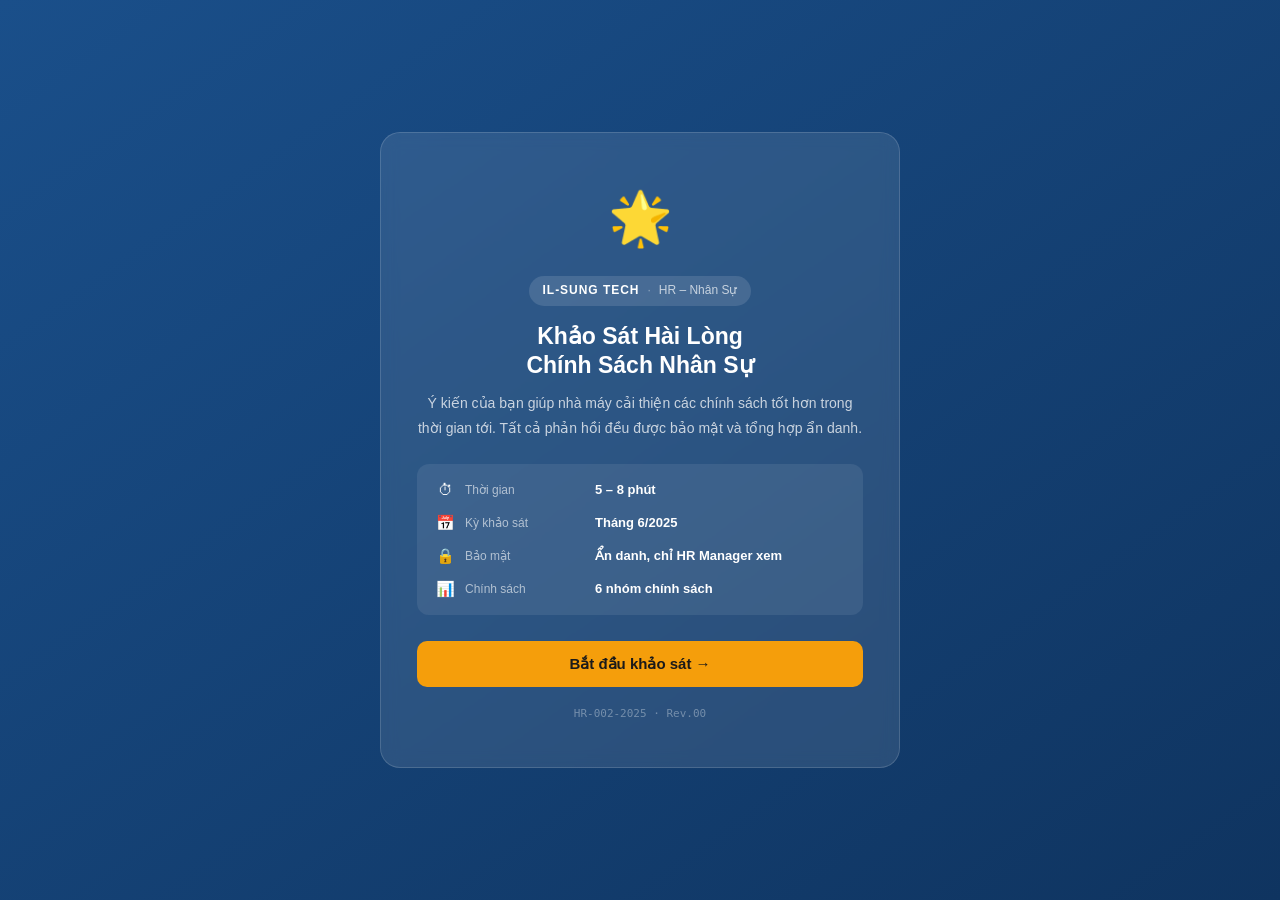
<file: hr-002/index.html>
<!DOCTYPE html>
<html lang="vi">
<head>
<meta charset="UTF-8">
<meta name="viewport" content="width=device-width, initial-scale=1.0">
<title>Khảo Sát Hài Lòng Chính Sách Nhân Sự – IL-Sung Tech</title>
<style>
*, *::before, *::after { box-sizing: border-box; margin: 0; padding: 0; }
:root {
  --ils-navy:       #1A4F8A;
  --ils-navy-dark:  #0F3460;
  --ils-accent:     #F59E0B;
  --ils-success:    #16A34A;
  --ils-danger:     #DC2626;
  --ils-bg:         #F0F4F8;
  --ils-surface:    #FFFFFF;
  --ils-border:     #CBD5E1;
  --ils-text:       #1E293B;
  --ils-muted:      #64748B;
  --app-color:      #1A4F8A;
  --app-color-dark: #0F3460;
}
body {
  font-family: 'Segoe UI', -apple-system, BlinkMacSystemFont, sans-serif;
  background: var(--ils-bg); color: var(--ils-text);
  font-size: 15px; line-height: 1.6; min-height: 100vh;
  -webkit-font-smoothing: antialiased;
}

/* TOPBAR */
.ils-topbar {
  background: var(--app-color); padding: 10px 20px;
  display: flex; align-items: center; justify-content: space-between;
  position: sticky; top: 0; z-index: 100;
  box-shadow: 0 2px 8px rgba(0,0,0,0.15);
}
.ils-topbar-brand { display: flex; align-items: center; gap: 10px; }
.ils-topbar-logo {
  background: rgba(255,255,255,0.15); border-radius: 6px;
  padding: 4px 10px; color: #fff; font-weight: 900; font-size: 13px; letter-spacing: 0.05em;
}
.ils-topbar-sep { width: 1px; height: 20px; background: rgba(255,255,255,0.25); }
.ils-topbar-dept { color: rgba(255,255,255,0.85); font-size: 12px; font-weight: 600; text-transform: uppercase; letter-spacing: 0.08em; }
.ils-topbar-code { color: rgba(255,255,255,0.45); font-size: 11px; font-family: monospace; }

/* INTRO */
.ils-intro {
  min-height: 100vh;
  background: linear-gradient(145deg, var(--app-color) 0%, var(--app-color-dark) 100%);
  display: flex; align-items: center; justify-content: center; padding: 24px;
}
.ils-intro-card {
  max-width: 520px; width: 100%;
  background: rgba(255,255,255,0.1); border-radius: 20px; padding: 44px 36px;
  text-align: center; backdrop-filter: blur(8px);
  border: 1px solid rgba(255,255,255,0.15);
}
.ils-intro-icon { font-size: 52px; margin-bottom: 16px; }
.ils-intro-brand {
  display: inline-flex; align-items: center; gap: 8px;
  background: rgba(255,255,255,0.12); border-radius: 20px;
  padding: 5px 14px; margin-bottom: 16px;
}
.ils-intro-brand span { color: #fff; font-size: 12px; }
.ils-intro-brand .n { font-weight: 800; letter-spacing: 0.08em; }
.ils-intro-brand .s { opacity: 0.4; }
.ils-intro-brand .d { opacity: 0.7; }
.ils-intro-title { color: #fff; font-size: 23px; font-weight: 800; line-height: 1.3; margin-bottom: 10px; }
.ils-intro-desc  { color: rgba(255,255,255,0.75); font-size: 14px; line-height: 1.75; margin-bottom: 24px; }
.ils-intro-meta  {
  background: rgba(255,255,255,0.08); border-radius: 12px;
  padding: 14px 18px; margin-bottom: 26px; text-align: left;
}
.ils-intro-meta-row {
  display: flex; align-items: center; gap: 10px;
  color: #fff; margin-bottom: 9px; font-size: 13px;
}
.ils-intro-meta-row:last-child { margin-bottom: 0; }
.ils-intro-meta-row .icon  { width: 20px; text-align: center; font-size: 15px; flex-shrink: 0; }
.ils-intro-meta-row .lbl   { opacity: 0.6; min-width: 120px; font-size: 12px; }
.ils-intro-meta-row .val   { font-weight: 600; }
.ils-formcode { font-size: 11px; color: rgba(255,255,255,0.35); font-family: monospace; margin-top: 18px; }

/* PROGRESS */
.ils-progress { max-width: 720px; margin: 0 auto 20px; padding: 20px 20px 0; }
.ils-progress-steps { display: flex; align-items: flex-start; justify-content: center; }
.ils-ps-item { display: flex; flex-direction: column; align-items: center; }
.ils-ps-circle {
  width: 34px; height: 34px; border-radius: 50%;
  display: flex; align-items: center; justify-content: center;
  font-weight: 800; font-size: 13px; flex-shrink: 0;
}
.ils-ps-label { font-size: 11px; margin-top: 5px; font-weight: 600; white-space: nowrap; }
.ils-ps-line  { height: 2px; width: 72px; margin: 17px 3px 0; }
@media(max-width:480px) { .ils-ps-line { width: 28px; } .ils-ps-label { font-size: 9px; } }

/* SCREEN */
.ils-screen { display: none; padding: 0 16px 56px; }
.ils-screen.active { display: block; }
.ils-screen-inner { max-width: 720px; margin: 0 auto; padding-top: 20px; }

/* CARD */
.ils-card {
  background: var(--ils-surface); border-radius: 14px;
  border: 1.5px solid var(--ils-border); overflow: hidden;
  margin-bottom: 18px; box-shadow: 0 1px 4px rgba(0,0,0,0.04);
}
.ils-card-header {
  background: var(--app-color); padding: 11px 18px;
  display: flex; align-items: center; justify-content: space-between;
}
.ils-card-header-title { color: #fff; font-weight: 700; font-size: 14px; }
.ils-card-body { padding: 18px 20px; }

/* FIELDS */
.ils-field { margin-bottom: 16px; }
.ils-field:last-child { margin-bottom: 0; }
.ils-label {
  display: block; font-size: 12px; font-weight: 700;
  color: var(--ils-muted); text-transform: uppercase;
  letter-spacing: 0.05em; margin-bottom: 6px;
}
.ils-label-sub { display: block; font-size: 11px; font-weight: 400; color: #94A3B8; text-transform: none; letter-spacing: 0; margin-top: 1px; }
.ils-req { color: var(--ils-danger); }
.ils-input, .ils-select, .ils-textarea {
  width: 100%; padding: 10px 12px;
  border: 1.5px solid var(--ils-border); border-radius: 8px;
  font-size: 14px; color: var(--ils-text);
  font-family: inherit; outline: none; background: #fff;
  transition: border-color .15s; -webkit-appearance: none; appearance: none;
}
.ils-input:focus, .ils-select:focus, .ils-textarea:focus { border-color: var(--app-color); box-shadow: 0 0 0 3px rgba(26,79,138,0.1); }
.ils-textarea { resize: vertical; line-height: 1.6; }
.ils-select {
  background-image: url("data:image/svg+xml,%3Csvg xmlns='http://www.w3.org/2000/svg' width='12' height='8' viewBox='0 0 12 8'%3E%3Cpath fill='%2364748B' d='M6 8L0 0h12z'/%3E%3C/svg%3E");
  background-repeat: no-repeat; background-position: right 12px center; padding-right: 36px;
}
.ils-field-err { color: var(--ils-danger); font-size: 12px; margin-top: 4px; display: none; }
.ils-field.has-err .ils-input,
.ils-field.has-err .ils-select { border-color: var(--ils-danger); }
.ils-field.has-err .ils-field-err { display: block; }

/* GRID */
.ils-grid-2 { display: grid; grid-template-columns: 1fr 1fr; gap: 14px; }
@media(max-width:560px) { .ils-grid-2 { grid-template-columns: 1fr; } }

/* RATING STARS */
.rating-group { display: flex; gap: 8px; flex-wrap: wrap; }
.rating-btn {
  flex: 1; min-width: 52px; padding: 10px 6px;
  border: 1.5px solid var(--ils-border); border-radius: 10px;
  background: #fff; cursor: pointer; text-align: center;
  font-family: inherit; transition: all .15s;
}
.rating-btn:hover { border-color: var(--app-color); background: #EFF6FF; }
.rating-btn.selected { border-color: var(--app-color); background: var(--app-color); color: #fff; }
.rating-btn .score { font-size: 18px; font-weight: 900; display: block; line-height: 1; }
.rating-btn .lbl   { font-size: 10px; display: block; margin-top: 3px; line-height: 1.2; opacity: 0.85; }
.rating-btn.selected .lbl { opacity: 1; }

/* Màu rating */
.rating-btn[data-v="1"]:not(.selected) { border-color: #FECACA; }
.rating-btn[data-v="1"].selected { background: #DC2626; border-color: #DC2626; }
.rating-btn[data-v="2"]:not(.selected) { border-color: #FED7AA; }
.rating-btn[data-v="2"].selected { background: #EA580C; border-color: #EA580C; }
.rating-btn[data-v="3"]:not(.selected) { border-color: #FDE68A; }
.rating-btn[data-v="3"].selected { background: #D97706; border-color: #D97706; }
.rating-btn[data-v="4"]:not(.selected) { border-color: #BBF7D0; }
.rating-btn[data-v="4"].selected { background: #16A34A; border-color: #16A34A; }
.rating-btn[data-v="5"]:not(.selected) { border-color: #A7F3D0; }
.rating-btn[data-v="5"].selected { background: #059669; border-color: #059669; }

.rating-field-err { color: var(--ils-danger); font-size: 12px; margin-top: 6px; display: none; }
.rating-wrap.has-err .rating-field-err { display: block; }
.rating-wrap.has-err .rating-btn { border-color: #FECACA; }
.rating-wrap.has-err .rating-btn.selected { border-color: var(--ils-danger) !important; }

/* POLICY CARD */
.policy-card {
  background: #F8FAFC; border: 1.5px solid var(--ils-border);
  border-radius: 12px; padding: 16px 18px; margin-bottom: 14px;
}
.policy-card:last-child { margin-bottom: 0; }
.policy-title {
  font-size: 14px; font-weight: 700; color: var(--ils-text);
  margin-bottom: 4px; display: flex; align-items: center; gap: 8px;
}
.policy-desc { font-size: 12px; color: var(--ils-muted); margin-bottom: 12px; line-height: 1.5; }

/* PROFILE BANNER */
.ils-profile-banner {
  background: var(--ils-surface); border-radius: 12px;
  border: 1.5px solid var(--ils-border); padding: 12px 18px;
  display: flex; align-items: center; justify-content: space-between;
  margin-bottom: 18px; flex-wrap: wrap; gap: 10px;
}
.ils-avatar {
  width: 40px; height: 40px; border-radius: 50%;
  background: var(--app-color); color: #fff;
  display: flex; align-items: center; justify-content: center;
  font-weight: 800; font-size: 16px; flex-shrink: 0;
}
.ils-profile-name { font-weight: 700; font-size: 14px; }
.ils-profile-sub  { font-size: 12px; color: var(--ils-muted); }

/* NOTICE */
.ils-notice {
  border-radius: 10px; padding: 12px 16px; font-size: 13px;
  line-height: 1.6; margin-bottom: 16px;
  display: flex; align-items: flex-start; gap: 10px;
}
.ils-notice.info { background: #EFF6FF; border: 1.5px solid #BFDBFE; color: #1E40AF; }
.ils-notice.warning { background: #FFFBEB; border: 1.5px solid #FDE68A; color: #92400E; }

/* BUTTONS */
.ils-btn {
  display: inline-flex; align-items: center; justify-content: center; gap: 7px;
  padding: 11px 22px; border-radius: 10px; border: none;
  font-size: 14px; font-weight: 700; cursor: pointer;
  font-family: inherit; transition: all .15s; white-space: nowrap;
}
.ils-btn:active { transform: scale(0.97); }
.ils-btn:disabled { opacity: 0.5; cursor: not-allowed; }
.ils-btn-primary { background: var(--app-color); color: #fff; }
.ils-btn-success { background: var(--ils-success); color: #fff; }
.ils-btn-accent  { background: var(--ils-accent); color: #1a1a1a; }
.ils-btn-outline { background: none; border: 1.5px solid var(--ils-border); color: var(--ils-muted); }
.ils-btn-full { width: 100%; }
.ils-nav { display: flex; justify-content: space-between; align-items: center; margin-top: 20px; gap: 12px; }

/* DONE */
.ils-done {
  min-height: 100vh;
  background: linear-gradient(145deg, var(--ils-success), #064E3B);
  display: flex; align-items: center; justify-content: center; padding: 24px;
}
.ils-done-card { max-width: 440px; width: 100%; text-align: center; color: #fff; }
.ils-done-icon  { font-size: 64px; margin-bottom: 14px; }
.ils-done-title { font-size: 23px; font-weight: 800; margin-bottom: 10px; }
.ils-done-desc  { font-size: 14px; opacity: 0.85; line-height: 1.8; margin-bottom: 24px; }

/* TOAST */
#ils-toast {
  position: fixed; bottom: 24px; left: 50%; transform: translateX(-50%) translateY(8px);
  background: #1E293B; color: #fff; padding: 11px 22px;
  border-radius: 50px; font-size: 13px; font-weight: 600;
  box-shadow: 0 8px 24px rgba(0,0,0,0.2);
  opacity: 0; transition: opacity .25s, transform .25s;
  pointer-events: none; z-index: 9999; white-space: nowrap;
}
#ils-toast.show { opacity: 1; transform: translateX(-50%) translateY(0); }

@media(max-width:480px) {
  .ils-intro-card { padding: 30px 18px; }
  .ils-card-body { padding: 14px 16px; }
  .rating-btn .lbl { display: none; }
  .rating-btn .score { font-size: 20px; }
}
</style>
</head>
<body>

<!-- TOPBAR -->
<div class="ils-topbar" id="ils-topbar" style="display:none;">
  <div class="ils-topbar-brand">
    <span class="ils-topbar-logo">IL-Sung Tech</span>
    <span class="ils-topbar-sep"></span>
    <span class="ils-topbar-dept">HR – Nhân Sự</span>
  </div>
  <span class="ils-topbar-code">HR-002-2025</span>
</div>

<!-- ══ INTRO ══ -->
<div class="ils-intro" id="screen-intro">
  <div class="ils-intro-card">
    <div class="ils-intro-icon">🌟</div>
    <div class="ils-intro-brand">
      <span class="n">IL-SUNG TECH</span>
      <span class="s">·</span>
      <span class="d">HR – Nhân Sự</span>
    </div>
    <h1 class="ils-intro-title">Khảo Sát Hài Lòng<br>Chính Sách Nhân Sự</h1>
    <p class="ils-intro-desc">
      Ý kiến của bạn giúp nhà máy cải thiện các chính sách tốt hơn trong thời gian tới.
      Tất cả phản hồi đều được bảo mật và tổng hợp ẩn danh.
    </p>
    <div class="ils-intro-meta">
      <div class="ils-intro-meta-row">
        <span class="icon">⏱</span><span class="lbl">Thời gian</span><span class="val">5 – 8 phút</span>
      </div>
      <div class="ils-intro-meta-row">
        <span class="icon">📅</span><span class="lbl">Kỳ khảo sát</span><span class="val">Tháng 6/2025</span>
      </div>
      <div class="ils-intro-meta-row">
        <span class="icon">🔒</span><span class="lbl">Bảo mật</span><span class="val">Ẩn danh, chỉ HR Manager xem</span>
      </div>
      <div class="ils-intro-meta-row">
        <span class="icon">📊</span><span class="lbl">Chính sách</span><span class="val">6 nhóm chính sách</span>
      </div>
    </div>
    <button class="ils-btn ils-btn-accent ils-btn-full" onclick="ILS.go(1)" style="font-size:15px;padding:14px;">
      Bắt đầu khảo sát →
    </button>
    <div class="ils-formcode">HR-002-2025 · Rev.00</div>
  </div>
</div>

<!-- ══ STEP 1: THÔNG TIN ══ -->
<div id="screen-1" class="ils-screen">
  <div class="ils-progress" id="prog-1"></div>
  <div class="ils-screen-inner">

    <div class="ils-card">
      <div class="ils-card-header"><span class="ils-card-header-title">👤 Thông tin nhân viên</span></div>
      <div class="ils-card-body">
        <div class="ils-notice info">
          <span>ℹ️</span>
          <span>Thông tin này giúp phân tích theo bộ phận. Bạn có thể bỏ qua tên nếu muốn ẩn danh hoàn toàn.</span>
        </div>
        <div class="ils-grid-2">
          <div class="ils-field">
            <label class="ils-label">Họ và tên <span style="color:var(--ils-muted);font-weight:400;text-transform:none;">(tuỳ chọn)</span></label>
            <input type="text" id="inp-name" class="ils-input" placeholder="Hoặc để trống">
          </div>
          <div class="ils-field">
            <label class="ils-label">Mã nhân viên <span style="color:var(--ils-muted);font-weight:400;text-transform:none;">(tuỳ chọn)</span></label>
            <input type="text" id="inp-id" class="ils-input" placeholder="Hoặc để trống">
          </div>
        </div>
        <div class="ils-grid-2">
          <div class="ils-field" id="f-dept">
            <label class="ils-label">Bộ phận <span class="ils-req">*</span></label>
            <select id="inp-dept" class="ils-select">
              <option value="">-- Chọn bộ phận --</option>
              <optgroup label="Production Team">
                <option value="Sản xuất">Sản xuất</option>
                <option value="QC">QC – Kiểm soát chất lượng</option>
                <option value="Innovation">Innovation – Cải tiến</option>
              </optgroup>
              <optgroup label="Management Team">
                <option value="HR">HR – Nhân sự</option>
                <option value="EQM">EQM – Thiết bị & Bảo trì</option>
                <option value="MM">MM – Kho & Vật tư</option>
              </optgroup>
            </select>
            <div class="ils-field-err">Vui lòng chọn bộ phận</div>
          </div>
          <div class="ils-field" id="f-role">
            <label class="ils-label">Vị trí <span class="ils-req">*</span></label>
            <select id="inp-role" class="ils-select">
              <option value="">-- Chọn vị trí --</option>
              <option>Công nhân / Operator</option>
              <option>Tổ trưởng / Team Leader</option>
              <option>Nhân viên văn phòng</option>
              <option>Quản lý / Supervisor</option>
            </select>
            <div class="ils-field-err">Vui lòng chọn vị trí</div>
          </div>
        </div>
        <div class="ils-grid-2">
          <div class="ils-field" id="f-tenure">
            <label class="ils-label">Thâm niên tại IL-Sung <span class="ils-req">*</span></label>
            <select id="inp-tenure" class="ils-select">
              <option value="">-- Chọn --</option>
              <option>Dưới 6 tháng</option>
              <option>6 tháng – 1 năm</option>
              <option>1 – 2 năm</option>
              <option>2 – 3 năm</option>
              <option>Trên 3 năm</option>
            </select>
            <div class="ils-field-err">Vui lòng chọn</div>
          </div>
          <div class="ils-field">
            <label class="ils-label">Ca làm việc</label>
            <select id="inp-shift" class="ils-select">
              <option value="">-- Chọn --</option>
              <option>Ca ngày (Hành chính)</option>
              <option>Ca 1 (Sáng)</option>
              <option>Ca 2 (Chiều)</option>
              <option>Ca 3 (Đêm)</option>
            </select>
          </div>
        </div>
      </div>
    </div>

    <div class="ils-nav">
      <button class="ils-btn ils-btn-outline" onclick="ILS.go(0)">← Quay lại</button>
      <button class="ils-btn ils-btn-primary" onclick="submitStep1()">Tiếp theo →</button>
    </div>
  </div>
</div>

<!-- ══ STEP 2: ĐÁNH GIÁ CHÍNH SÁCH ══ -->
<div id="screen-2" class="ils-screen">
  <div class="ils-progress" id="prog-2"></div>
  <div class="ils-screen-inner">

    <div class="ils-profile-banner">
      <div style="display:flex;align-items:center;">
        <div class="ils-avatar" id="banner-av">?</div>
        <div style="margin-left:11px;">
          <div class="ils-profile-name" id="banner-name">–</div>
          <div class="ils-profile-sub" id="banner-sub">–</div>
        </div>
      </div>
      <button class="ils-btn ils-btn-outline" style="font-size:12px;padding:7px 13px;" onclick="ILS.go(1)">Sửa</button>
    </div>

    <div class="ils-notice warning">
      <span>⭐</span>
      <span><b>Thang điểm:</b> 1 = Rất không hài lòng &nbsp;·&nbsp; 2 = Không hài lòng &nbsp;·&nbsp; 3 = Bình thường &nbsp;·&nbsp; 4 = Hài lòng &nbsp;·&nbsp; 5 = Rất hài lòng</span>
    </div>

    <!-- Chính sách 1: Lương & Thưởng -->
    <div class="ils-card">
      <div class="ils-card-header"><span class="ils-card-header-title">💰 1. Lương & Thưởng</span></div>
      <div class="ils-card-body">
        <div class="policy-card">
          <div class="policy-title">💵 Mức lương cơ bản</div>
          <div class="policy-desc">Lương tháng so với công việc và thị trường lao động khu vực</div>
          <div class="rating-wrap" id="rw-salary"><div class="rating-group" id="rg-salary"></div><div class="rating-field-err">Vui lòng đánh giá mục này</div></div>
        </div>
        <div class="policy-card">
          <div class="policy-title">🎁 Chính sách thưởng (tháng, quý, lễ tết)</div>
          <div class="policy-desc">Các khoản thưởng theo hiệu suất, lễ tết, tháng 13...</div>
          <div class="rating-wrap" id="rw-bonus"><div class="rating-group" id="rg-bonus"></div><div class="rating-field-err">Vui lòng đánh giá mục này</div></div>
        </div>
        <div class="policy-card">
          <div class="policy-title">⏰ Tính lương tăng ca (OT)</div>
          <div class="policy-desc">Mức chi trả OT, cách tính và sự rõ ràng của quy định</div>
          <div class="rating-wrap" id="rw-ot"><div class="rating-group" id="rg-ot"></div><div class="rating-field-err">Vui lòng đánh giá mục này</div></div>
        </div>
      </div>
    </div>

    <!-- Chính sách 2: Bảo hiểm & Phúc lợi -->
    <div class="ils-card">
      <div class="ils-card-header"><span class="ils-card-header-title">🛡️ 2. Bảo hiểm & Phúc lợi</span></div>
      <div class="ils-card-body">
        <div class="policy-card">
          <div class="policy-title">📋 BHXH, BHYT, BHTN</div>
          <div class="policy-desc">Việc đóng đầy đủ, đúng hạn và hỗ trợ khi cần thanh toán bảo hiểm</div>
          <div class="rating-wrap" id="rw-insurance"><div class="rating-group" id="rg-insurance"></div><div class="rating-field-err">Vui lòng đánh giá mục này</div></div>
        </div>
        <div class="policy-card">
          <div class="policy-title">🎒 Phúc lợi khác (hỗ trợ ăn, đi lại, quà sinh nhật...)</div>
          <div class="policy-desc">Các khoản hỗ trợ phi tiền lương, phúc lợi ngoài lương</div>
          <div class="rating-wrap" id="rw-welfare"><div class="rating-group" id="rg-welfare"></div><div class="rating-field-err">Vui lòng đánh giá mục này</div></div>
        </div>
      </div>
    </div>

    <!-- Chính sách 3: Giờ làm & Nghỉ phép -->
    <div class="ils-card">
      <div class="ils-card-header"><span class="ils-card-header-title">📅 3. Giờ làm & Nghỉ phép</span></div>
      <div class="ils-card-body">
        <div class="policy-card">
          <div class="policy-title">🕐 Lịch làm việc & giờ ca</div>
          <div class="policy-desc">Sắp xếp ca hợp lý, thời gian nghỉ giữa ca, bố trí lịch công bằng</div>
          <div class="rating-wrap" id="rw-schedule"><div class="rating-group" id="rg-schedule"></div><div class="rating-field-err">Vui lòng đánh giá mục này</div></div>
        </div>
        <div class="policy-card">
          <div class="policy-title">🌴 Quy định nghỉ phép năm</div>
          <div class="policy-desc">Số ngày phép, quy trình xin nghỉ và việc được chấp thuận</div>
          <div class="rating-wrap" id="rw-leave"><div class="rating-group" id="rg-leave"></div><div class="rating-field-err">Vui lòng đánh giá mục này</div></div>
        </div>
      </div>
    </div>

    <!-- Chính sách 4: Đào tạo & Phát triển -->
    <div class="ils-card">
      <div class="ils-card-header"><span class="ils-card-header-title">📚 4. Đào tạo & Phát triển</span></div>
      <div class="ils-card-body">
        <div class="policy-card">
          <div class="policy-title">🎓 Chương trình đào tạo nội bộ</div>
          <div class="policy-desc">Tần suất, chất lượng và tính thực tế của các buổi đào tạo</div>
          <div class="rating-wrap" id="rw-training"><div class="rating-group" id="rg-training"></div><div class="rating-field-err">Vui lòng đánh giá mục này</div></div>
        </div>
        <div class="policy-card">
          <div class="policy-title">🚀 Cơ hội thăng tiến & phát triển nghề nghiệp</div>
          <div class="policy-desc">Lộ trình rõ ràng, cơ hội tăng bậc, đánh giá công bằng</div>
          <div class="rating-wrap" id="rw-career"><div class="rating-group" id="rg-career"></div><div class="rating-field-err">Vui lòng đánh giá mục này</div></div>
        </div>
      </div>
    </div>

    <!-- Chính sách 5: Môi trường làm việc -->
    <div class="ils-card">
      <div class="ils-card-header"><span class="ils-card-header-title">🏭 5. Môi trường làm việc</span></div>
      <div class="ils-card-body">
        <div class="policy-card">
          <div class="policy-title">🦺 An toàn lao động & EHS</div>
          <div class="policy-desc">Trang bị bảo hộ đầy đủ, quy trình an toàn được thực hiện nghiêm</div>
          <div class="rating-wrap" id="rw-safety"><div class="rating-group" id="rg-safety"></div><div class="rating-field-err">Vui lòng đánh giá mục này</div></div>
        </div>
        <div class="policy-card">
          <div class="policy-title">🤝 Văn hóa & mối quan hệ nội bộ</div>
          <div class="policy-desc">Không khí làm việc, sự tôn trọng giữa đồng nghiệp và quản lý</div>
          <div class="rating-wrap" id="rw-culture"><div class="rating-group" id="rg-culture"></div><div class="rating-field-err">Vui lòng đánh giá mục này</div></div>
        </div>
      </div>
    </div>

    <!-- Chính sách 6: Kỷ luật & Xử lý vi phạm -->
    <div class="ils-card">
      <div class="ils-card-header"><span class="ils-card-header-title">⚖️ 6. Kỷ luật & Xử lý vi phạm</span></div>
      <div class="ils-card-body">
        <div class="policy-card">
          <div class="policy-title">📜 Tính rõ ràng của nội quy</div>
          <div class="policy-desc">Nội quy được phổ biến đầy đủ, dễ hiểu, nhất quán</div>
          <div class="rating-wrap" id="rw-rules"><div class="rating-group" id="rg-rules"></div><div class="rating-field-err">Vui lòng đánh giá mục này</div></div>
        </div>
        <div class="policy-card">
          <div class="policy-title">⚖️ Tính công bằng khi xử lý vi phạm</div>
          <div class="policy-desc">Quy trình xử lý công khai, minh bạch và đối xử bình đẳng</div>
          <div class="rating-wrap" id="rw-discipline"><div class="rating-group" id="rg-discipline"></div><div class="rating-field-err">Vui lòng đánh giá mục này</div></div>
        </div>
      </div>
    </div>

    <div class="ils-nav">
      <button class="ils-btn ils-btn-outline" onclick="ILS.go(1)">← Quay lại</button>
      <button class="ils-btn ils-btn-primary" onclick="submitStep2()">Tiếp theo →</button>
    </div>
  </div>
</div>

<!-- ══ STEP 3: GÓP Ý ══ -->
<div id="screen-3" class="ils-screen">
  <div class="ils-progress" id="prog-3"></div>
  <div class="ils-screen-inner">

    <div class="ils-card">
      <div class="ils-card-header"><span class="ils-card-header-title">✍️ Góp ý & Đề xuất</span></div>
      <div class="ils-card-body">

        <div class="ils-field" id="f-overall">
          <label class="ils-label">Đánh giá tổng thể <span class="ils-req">*</span>
            <span class="ils-label-sub">Nhìn lại 1 tháng qua, bạn hài lòng với các chính sách nhân sự ở mức nào?</span>
          </label>
          <div class="rating-wrap" id="rw-overall">
            <div class="rating-group" id="rg-overall"></div>
            <div class="rating-field-err">Vui lòng đánh giá tổng thể</div>
          </div>
        </div>

        <div class="ils-field" id="f-best">
          <label class="ils-label">Chính sách hài lòng nhất <span class="ils-req">*</span>
            <span class="ils-label-sub">Chọn nhóm chính sách bạn đánh giá cao nhất trong tháng qua</span>
          </label>
          <select id="inp-best" class="ils-select">
            <option value="">-- Chọn --</option>
            <option>Lương & Thưởng</option>
            <option>Bảo hiểm & Phúc lợi</option>
            <option>Giờ làm & Nghỉ phép</option>
            <option>Đào tạo & Phát triển</option>
            <option>Môi trường làm việc</option>
            <option>Kỷ luật & Xử lý vi phạm</option>
          </select>
          <div class="ils-field-err">Vui lòng chọn</div>
        </div>

        <div class="ils-field" id="f-worst">
          <label class="ils-label">Chính sách cần cải thiện nhất <span class="ils-req">*</span>
            <span class="ils-label-sub">Chọn nhóm chính sách bạn muốn nhà máy cải thiện ngay</span>
          </label>
          <select id="inp-worst" class="ils-select">
            <option value="">-- Chọn --</option>
            <option>Lương & Thưởng</option>
            <option>Bảo hiểm & Phúc lợi</option>
            <option>Giờ làm & Nghỉ phép</option>
            <option>Đào tạo & Phát triển</option>
            <option>Môi trường làm việc</option>
            <option>Kỷ luật & Xử lý vi phạm</option>
          </select>
          <div class="ils-field-err">Vui lòng chọn</div>
        </div>

        <div class="ils-field">
          <label class="ils-label">Đề xuất cụ thể của bạn
            <span class="ils-label-sub">Bạn muốn nhà máy thay đổi điều gì? Càng cụ thể càng tốt</span>
          </label>
          <textarea id="inp-suggest" class="ils-textarea" rows="3" placeholder="Ví dụ: Cần tăng phụ cấp bữa ăn, rút ngắn thời gian xét tăng lương, bổ sung phòng nghỉ ca đêm..."></textarea>
        </div>

        <div class="ils-field">
          <label class="ils-label">Điều bạn trân trọng nhất ở IL-Sung Tech
            <span class="ils-label-sub">Chia sẻ điểm tích cực giúp chúng tôi duy trì và phát huy</span>
          </label>
          <textarea id="inp-appreciate" class="ils-textarea" rows="2" placeholder="Ví dụ: Đồng nghiệp thân thiện, quản lý lắng nghe, môi trường an toàn..."></textarea>
        </div>

      </div>
    </div>

    <div class="ils-nav">
      <button class="ils-btn ils-btn-outline" onclick="ILS.go(2)">← Quay lại</button>
      <button class="ils-btn ils-btn-success" id="btn-submit" onclick="submitAll()">✓ Gửi khảo sát</button>
    </div>
  </div>
</div>

<!-- DONE -->
<div class="ils-done" id="screen-done" style="display:none;">
  <div class="ils-done-card">
    <div class="ils-done-icon">🌟</div>
    <h2 class="ils-done-title">Cảm ơn bạn!</h2>
    <p class="ils-done-desc">
      Phản hồi của bạn đã được ghi nhận thành công.<br>
      HR sẽ tổng hợp kết quả và công bố báo cáo cải thiện vào đầu tháng sau.
    </p>
    <button class="ils-btn ils-btn-outline" style="color:#fff;border-color:rgba(255,255,255,0.35);" onclick="ILS.go(0)">
      Quay về trang đầu
    </button>
  </div>
</div>

<div id="ils-toast"></div>

<script>
const APPS_SCRIPT_URL = "PASTE_YOUR_APPS_SCRIPT_URL_HERE";

// ── Rating labels ──
const RATING_LABELS = ["Rất không<br>hài lòng","Không<br>hài lòng","Bình<br>thường","Hài<br>lòng","Rất<br>hài lòng"];
const RATING_FIELDS = ["salary","bonus","ot","insurance","welfare","schedule","leave","training","career","safety","culture","rules","discipline","overall"];

// Sinh rating buttons
function buildRatings() {
  RATING_FIELDS.forEach(f => {
    const container = document.getElementById(`rg-${f}`);
    if (!container) return;
    for (let i = 1; i <= 5; i++) {
      const btn = document.createElement("button");
      btn.type = "button";
      btn.className = "rating-btn";
      btn.dataset.v = i;
      btn.dataset.field = f;
      btn.innerHTML = `<span class="score">${i}</span><span class="lbl">${RATING_LABELS[i-1]}</span>`;
      btn.onclick = () => selectRating(f, i);
      container.appendChild(btn);
    }
  });
}

function selectRating(field, val) {
  document.querySelectorAll(`#rg-${field} .rating-btn`).forEach(b => {
    b.classList.toggle("selected", parseInt(b.dataset.v) === val);
  });
  const wrap = document.getElementById(`rw-${field}`);
  if (wrap) wrap.classList.remove("has-err");
}

function getRating(field) {
  const sel = document.querySelector(`#rg-${field} .rating-btn.selected`);
  return sel ? parseInt(sel.dataset.v) : null;
}

// ── State ──
let profileData = {};

// ── ILS Core ──
const ILS = (() => {
  let _labels = [];
  function go(n) {
    document.getElementById("screen-intro").style.display = "none";
    document.getElementById("screen-done").style.display = "none";
    document.querySelectorAll(".ils-screen").forEach(s => s.classList.remove("active"));
    const topbar = document.getElementById("ils-topbar");
    if (n === 0) {
      document.getElementById("screen-intro").style.display = "flex";
      topbar.style.display = "none";
    } else if (n === "done") {
      document.getElementById("screen-done").style.display = "flex";
      topbar.style.display = "none";
    } else {
      document.getElementById(`screen-${n}`).classList.add("active");
      topbar.style.display = "flex";
      renderProg(n);
    }
    window.scrollTo({ top: 0, behavior: "smooth" });
  }
  function renderProg(cur) {
    ["prog-1","prog-2","prog-3"].forEach((id, i) => {
      const el = document.getElementById(id); if (!el) return;
      let html = '<div class="ils-progress-steps">';
      _labels.forEach((lbl, j) => {
        const n = j+1;
        const state = n < cur ? "done" : n === cur ? "active" : "idle";
        const bg = state==="done" ? "#16A34A" : state==="active" ? "var(--app-color)" : "var(--ils-border)";
        const fg = state==="idle" ? "var(--ils-muted)" : "#fff";
        const lc = state==="active" ? "var(--app-color)" : state==="done" ? "#16A34A" : "var(--ils-muted)";
        html += `<div class="ils-ps-item"><div class="ils-ps-circle" style="background:${bg};color:${fg}">${state==="done"?"✓":n}</div><div class="ils-ps-label" style="color:${lc}">${lbl}</div></div>`;
        if (j < _labels.length-1) html += `<div class="ils-ps-line" style="background:${n<cur?"#16A34A":"var(--ils-border)"}"></div>`;
      });
      html += '</div>';
      el.innerHTML = html;
    });
  }
  function val(id) { const e = document.getElementById(id); return e ? e.value.trim() : ""; }
  function setErr(id, err) { const e = document.getElementById(id); if(e) e.classList.toggle("has-err", err); }
  function validateFields(rules) {
    let ok = true;
    rules.forEach(r => { const bad = !r.value?.trim?.() && !r.value; setErr(r.fieldId, bad); if(bad) ok = false; });
    return ok;
  }
  function toast(msg) {
    const t = document.getElementById("ils-toast");
    t.textContent = msg; t.classList.add("show");
    setTimeout(() => t.classList.remove("show"), 3000);
  }
  async function submit(url, payload, onOk, onErr) {
    if (!url || url === "PASTE_YOUR_APPS_SCRIPT_URL_HERE") {
      console.log("📋 [DEMO]", JSON.stringify(payload, null, 2));
      if (onOk) onOk(payload); return;
    }
    try {
      await fetch(url, { method:"POST", mode:"no-cors", headers:{"Content-Type":"text/plain"}, body: JSON.stringify(payload) });
      if (onOk) onOk(payload);
    } catch(e) { toast("Lỗi kết nối. Thử lại."); if(onErr) onErr(e); }
  }
  function init(cfg) { _labels = cfg.steps || []; go(0); }
  return { go, val, setErr, validateFields, toast, submit, init };
})();

// ── Step 1 ──
function submitStep1() {
  const ok = ILS.validateFields([
    { fieldId: "f-dept",    value: ILS.val("inp-dept")   },
    { fieldId: "f-role",    value: ILS.val("inp-role")   },
    { fieldId: "f-tenure",  value: ILS.val("inp-tenure") },
  ]);
  if (!ok) { ILS.toast("Vui lòng điền đầy đủ thông tin bắt buộc (*)"); document.querySelector(".has-err")?.scrollIntoView({behavior:"smooth",block:"center"}); return; }
  profileData = {
    name:    ILS.val("inp-name") || "Ẩn danh",
    id:      ILS.val("inp-id")   || "–",
    dept:    ILS.val("inp-dept"),
    role:    ILS.val("inp-role"),
    tenure:  ILS.val("inp-tenure"),
    shift:   ILS.val("inp-shift"),
  };
  // Update banner
  const av = document.getElementById("banner-av");
  av.textContent = profileData.name === "Ẩn danh" ? "?" : profileData.name[0].toUpperCase();
  document.getElementById("banner-name").textContent = profileData.name;
  document.getElementById("banner-sub").textContent = `${profileData.dept} · ${profileData.role} · ${profileData.tenure}`;
  ILS.go(2);
}

// ── Step 2 ──
function submitStep2() {
  const ratingFields = ["salary","bonus","ot","insurance","welfare","schedule","leave","training","career","safety","culture","rules","discipline"];
  let ok = true;
  ratingFields.forEach(f => {
    const wrap = document.getElementById(`rw-${f}`);
    const val  = getRating(f);
    if (!val) { if(wrap) wrap.classList.add("has-err"); ok = false; }
  });
  if (!ok) { ILS.toast("Vui lòng đánh giá đầy đủ tất cả các mục (*)"); document.querySelector(".has-err")?.scrollIntoView({behavior:"smooth",block:"center"}); return; }
  ILS.go(3);
}

// ── Submit all ──
async function submitAll() {
  const overallRating = getRating("overall");
  const best  = ILS.val("inp-best");
  const worst = ILS.val("inp-worst");
  const ok = ILS.validateFields([
    { fieldId: "f-best",  value: best  },
    { fieldId: "f-worst", value: worst },
  ]);
  const rw = document.getElementById("rw-overall");
  if (!overallRating) { rw?.classList.add("has-err"); ILS.toast("Vui lòng điền đầy đủ thông tin bắt buộc (*)"); return; }
  if (!ok) { ILS.toast("Vui lòng điền đầy đủ thông tin bắt buộc (*)"); return; }

  const btn = document.getElementById("btn-submit");
  btn.disabled = true; btn.textContent = "Đang gửi...";

  const payload = {
    formType:    "HR-002-2025",
    submittedAt: new Date().toLocaleString("vi-VN"),
    // Thông tin
    name:    profileData.name,
    empId:   profileData.id,
    dept:    profileData.dept,
    role:    profileData.role,
    tenure:  profileData.tenure,
    shift:   profileData.shift,
    // Đánh giá chi tiết
    r_salary:     getRating("salary"),
    r_bonus:      getRating("bonus"),
    r_ot:         getRating("ot"),
    r_insurance:  getRating("insurance"),
    r_welfare:    getRating("welfare"),
    r_schedule:   getRating("schedule"),
    r_leave:      getRating("leave"),
    r_training:   getRating("training"),
    r_career:     getRating("career"),
    r_safety:     getRating("safety"),
    r_culture:    getRating("culture"),
    r_rules:      getRating("rules"),
    r_discipline: getRating("discipline"),
    r_overall:    overallRating,
    // Góp ý
    bestPolicy:   best,
    worstPolicy:  worst,
    suggestion:   ILS.val("inp-suggest"),
    appreciate:   ILS.val("inp-appreciate"),
  };

  await ILS.submit(APPS_SCRIPT_URL, payload,
    () => ILS.go("done"),
    () => { btn.disabled = false; btn.textContent = "✓ Gửi khảo sát"; }
  );
}

// ── Init ──
buildRatings();
ILS.init({ steps: ["Thông tin", "Đánh giá", "Góp ý"] });
</script>
</body>
</html>
</file>
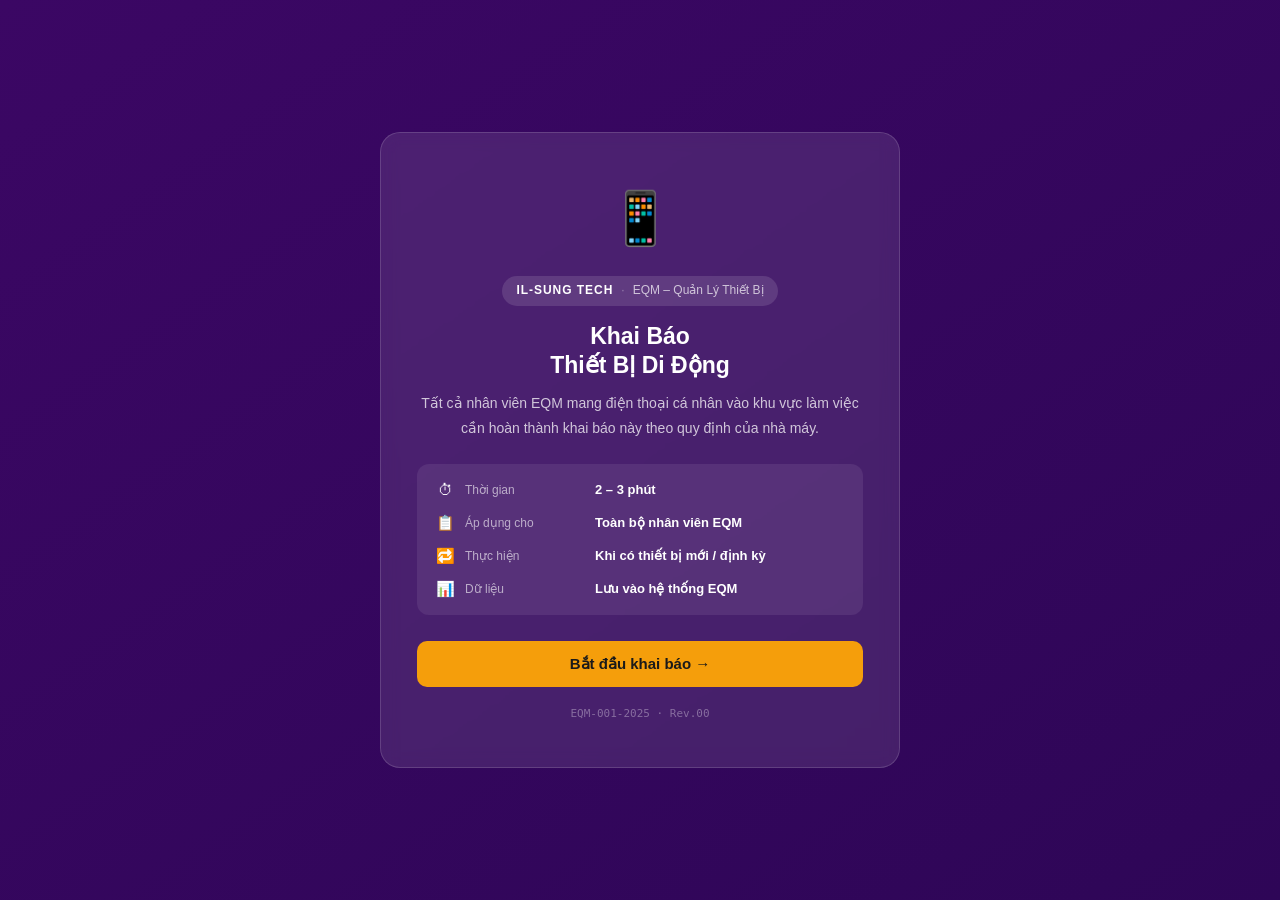
<file: ILSUNG_EQM_001_KhaiBaoThietBiDiDong.html>
<!DOCTYPE html>
<html lang="vi">
<head>
<meta charset="UTF-8">
<meta name="viewport" content="width=device-width, initial-scale=1.0">
<title>Khai Báo Thiết Bị Di Động – IL-Sung Tech</title>
<style>
*, *::before, *::after { box-sizing: border-box; margin: 0; padding: 0; }
:root {
  --ils-accent:   #F59E0B;
  --ils-success:  #16A34A;
  --ils-danger:   #DC2626;
  --ils-bg:       #F0F4F8;
  --ils-surface:  #FFFFFF;
  --ils-border:   #CBD5E1;
  --ils-text:     #1E293B;
  --ils-muted:    #64748B;
  --app-color:      #3B0764;
  --app-color-dark: #2E0657;
  --app-color-light: #6D28D9;
}
body {
  font-family: 'Segoe UI', -apple-system, BlinkMacSystemFont, sans-serif;
  background: var(--ils-bg); color: var(--ils-text);
  font-size: 15px; line-height: 1.6; min-height: 100vh;
  -webkit-font-smoothing: antialiased;
}

/* ── TOPBAR ── */
.ils-topbar {
  background: var(--app-color); padding: 10px 20px;
  display: flex; align-items: center; justify-content: space-between;
  position: sticky; top: 0; z-index: 100;
  box-shadow: 0 2px 8px rgba(0,0,0,0.2);
}
.ils-topbar-brand { display: flex; align-items: center; gap: 10px; }
.ils-topbar-logo {
  background: rgba(255,255,255,0.15); border-radius: 6px;
  padding: 4px 10px; color: #fff; font-weight: 900; font-size: 13px; letter-spacing: 0.05em;
}
.ils-topbar-sep { width: 1px; height: 20px; background: rgba(255,255,255,0.25); }
.ils-topbar-dept { color: rgba(255,255,255,0.85); font-size: 12px; font-weight: 600; text-transform: uppercase; letter-spacing: 0.08em; }
.ils-topbar-code { color: rgba(255,255,255,0.45); font-size: 11px; font-family: monospace; }

/* ── INTRO ── */
.ils-intro {
  min-height: 100vh;
  background: linear-gradient(145deg, var(--app-color) 0%, var(--app-color-dark) 100%);
  display: flex; align-items: center; justify-content: center; padding: 24px;
}
.ils-intro-card {
  max-width: 520px; width: 100%;
  background: rgba(255,255,255,0.1); border-radius: 20px; padding: 44px 36px;
  text-align: center; backdrop-filter: blur(8px);
  border: 1px solid rgba(255,255,255,0.15);
}
.ils-intro-icon { font-size: 52px; margin-bottom: 16px; }
.ils-intro-brand {
  display: inline-flex; align-items: center; gap: 8px;
  background: rgba(255,255,255,0.12); border-radius: 20px;
  padding: 5px 14px; margin-bottom: 16px;
}
.ils-intro-brand .n { color: #fff; font-size: 12px; font-weight: 800; letter-spacing: 0.08em; }
.ils-intro-brand .s { color: rgba(255,255,255,0.35); font-size: 12px; }
.ils-intro-brand .d { color: rgba(255,255,255,0.7); font-size: 12px; }
.ils-intro-title { color: #fff; font-size: 23px; font-weight: 800; line-height: 1.3; margin-bottom: 10px; }
.ils-intro-desc  { color: rgba(255,255,255,0.75); font-size: 14px; line-height: 1.75; margin-bottom: 24px; }
.ils-intro-meta  {
  background: rgba(255,255,255,0.08); border-radius: 12px;
  padding: 14px 18px; margin-bottom: 26px; text-align: left;
}
.ils-intro-meta-row { display: flex; align-items: center; gap: 10px; color: #fff; margin-bottom: 9px; }
.ils-intro-meta-row:last-child { margin-bottom: 0; }
.ils-intro-meta-row .icon { width: 20px; text-align: center; font-size: 15px; flex-shrink: 0; }
.ils-intro-meta-row .lbl  { opacity: 0.6; min-width: 120px; font-size: 12px; }
.ils-intro-meta-row .val  { font-weight: 600; font-size: 13px; }
.ils-formcode { font-size: 11px; color: rgba(255,255,255,0.35); font-family: monospace; margin-top: 18px; }

/* ── PROGRESS ── */
.ils-progress { max-width: 720px; margin: 0 auto 20px; padding: 20px 20px 0; }
.ils-progress-steps { display: flex; align-items: flex-start; justify-content: center; }
.ils-ps-item { display: flex; flex-direction: column; align-items: center; }
.ils-ps-circle {
  width: 34px; height: 34px; border-radius: 50%;
  display: flex; align-items: center; justify-content: center;
  font-weight: 800; font-size: 13px; flex-shrink: 0; transition: all .2s;
}
.ils-ps-label { font-size: 11px; margin-top: 5px; font-weight: 600; white-space: nowrap; }
.ils-ps-line  { height: 2px; width: 80px; margin: 17px 3px 0; transition: background .3s; }
@media(max-width:480px){ .ils-ps-line { width: 32px; } .ils-ps-label { font-size: 9px; } }

/* ── SCREEN ── */
.ils-screen { display: none; padding: 0 16px 56px; }
.ils-screen.active { display: block; }
.ils-screen-inner { max-width: 720px; margin: 0 auto; padding-top: 20px; }

/* ── CARD ── */
.ils-card {
  background: var(--ils-surface); border-radius: 14px;
  border: 1.5px solid var(--ils-border); overflow: hidden;
  margin-bottom: 18px; box-shadow: 0 1px 4px rgba(0,0,0,0.04);
}
.ils-card-header {
  background: var(--app-color); padding: 12px 20px;
  display: flex; align-items: center; justify-content: space-between;
}
.ils-card-header-title { color: #fff; font-weight: 700; font-size: 14px; }
.ils-card-body { padding: 20px; }

/* ── FIELDS ── */
.ils-field { margin-bottom: 18px; }
.ils-field:last-child { margin-bottom: 0; }
.ils-label {
  display: block; font-size: 12px; font-weight: 700;
  color: var(--ils-muted); text-transform: uppercase;
  letter-spacing: 0.05em; margin-bottom: 6px;
}
.ils-label-sub { display: block; font-size: 11px; font-weight: 400; color: #94A3B8; text-transform: none; letter-spacing: 0; margin-top: 2px; }
.ils-req { color: var(--ils-danger); }
.ils-input, .ils-select, .ils-textarea {
  width: 100%; padding: 10px 13px;
  border: 1.5px solid var(--ils-border); border-radius: 8px;
  font-size: 14px; color: var(--ils-text); font-family: inherit;
  outline: none; background: #fff; transition: border-color .15s, box-shadow .15s;
  -webkit-appearance: none; appearance: none;
}
.ils-input:focus, .ils-select:focus, .ils-textarea:focus {
  border-color: var(--app-color); box-shadow: 0 0 0 3px rgba(59,7,100,0.1);
}
.ils-select {
  background-image: url("data:image/svg+xml,%3Csvg xmlns='http://www.w3.org/2000/svg' width='12' height='8' viewBox='0 0 12 8'%3E%3Cpath fill='%2364748B' d='M6 8L0 0h12z'/%3E%3C/svg%3E");
  background-repeat: no-repeat; background-position: right 12px center; padding-right: 36px; cursor: pointer;
}
.ils-textarea { resize: vertical; line-height: 1.6; }
.ils-field-err { color: var(--ils-danger); font-size: 12px; margin-top: 4px; display: none; }
.ils-field.has-err .ils-input,
.ils-field.has-err .ils-select,
.ils-field.has-err .ils-textarea { border-color: var(--ils-danger); }
.ils-field.has-err .ils-field-err { display: block; }

/* ── GRID ── */
.ils-grid-2 { display: grid; grid-template-columns: 1fr 1fr; gap: 14px; }
@media(max-width:560px){ .ils-grid-2 { grid-template-columns: 1fr; } }

/* ── CHECKBOX GROUP ── */
.ils-check-group { display: flex; flex-direction: column; gap: 7px; }
.ils-check-item {
  display: flex; align-items: flex-start; gap: 10px;
  cursor: pointer; font-size: 14px; color: var(--ils-text);
  padding: 10px 13px; border-radius: 8px; border: 1.5px solid var(--ils-border);
  transition: border-color .15s, background .15s; user-select: none; line-height: 1.4;
}
.ils-check-item:hover { border-color: var(--app-color); background: #F5F3FF; }
.ils-check-item.active { border-color: var(--app-color); background: #F5F3FF; }
.ils-check-item input { width: 16px; height: 16px; flex-shrink: 0; margin-top: 2px; accent-color: var(--app-color); cursor: pointer; border: none; padding: 0; }

/* ── NOTICE ── */
.ils-notice {
  border-radius: 10px; padding: 12px 16px; font-size: 13px;
  line-height: 1.6; margin-bottom: 16px;
  display: flex; align-items: flex-start; gap: 10px;
}
.ils-notice.info    { background: #F5F3FF; border: 1.5px solid #DDD6FE; color: #4C1D95; }
.ils-notice.warning { background: #FFFBEB; border: 1.5px solid #FDE68A; color: #92400E; }
.ils-notice.danger  { background: #FEF2F2; border: 1.5px solid #FECACA; color: #7F1D1D; }

/* ── PROFILE BANNER ── */
.ils-profile-banner {
  background: var(--ils-surface); border-radius: 12px;
  border: 1.5px solid var(--ils-border); padding: 12px 18px;
  display: flex; align-items: center; justify-content: space-between;
  margin-bottom: 18px; flex-wrap: wrap; gap: 10px;
}
.ils-avatar {
  width: 40px; height: 40px; border-radius: 50%;
  background: var(--app-color); color: #fff;
  display: flex; align-items: center; justify-content: center;
  font-weight: 800; font-size: 15px; flex-shrink: 0;
}

/* ── SUMMARY TABLE ── */
.ils-summary-table { width: 100%; border-collapse: collapse; font-size: 13px; }
.ils-summary-table th {
  background: #F8F5FF; text-align: left; padding: 8px 12px;
  font-size: 11px; font-weight: 700; color: var(--ils-muted);
  text-transform: uppercase; letter-spacing: 0.05em;
  border-bottom: 1.5px solid var(--ils-border);
}
.ils-summary-table td { padding: 10px 12px; border-bottom: 1px solid #F1F5F9; vertical-align: top; }
.ils-summary-table tr:last-child td { border-bottom: none; }
.ils-summary-table td.lbl { color: var(--ils-muted); width: 40%; font-weight: 500; }

/* ── CAM KẾT BOX ── */
.ils-commit-box {
  background: #FDF4FF; border: 2px solid #E9D5FF;
  border-radius: 12px; padding: 18px 20px;
}
.ils-commit-title { font-size: 14px; font-weight: 700; color: #4C1D95; margin-bottom: 12px; }
.ils-commit-items { list-style: none; display: flex; flex-direction: column; gap: 8px; }
.ils-commit-items li {
  display: flex; align-items: flex-start; gap: 8px;
  font-size: 13px; color: var(--ils-text); line-height: 1.5;
}
.ils-commit-items li::before { content: "✓"; color: var(--app-color); font-weight: 800; flex-shrink: 0; margin-top: 1px; }

/* ── SIGN BOX ── */
.ils-sign-box {
  background: #fff; border: 1.5px dashed var(--ils-border);
  border-radius: 10px; padding: 16px 18px; margin-top: 16px;
}
.ils-sign-label { font-size: 12px; color: var(--ils-muted); margin-bottom: 8px; font-weight: 600; text-transform: uppercase; letter-spacing: 0.05em; }
.ils-sign-confirm {
  display: flex; align-items: center; gap: 10px;
  padding: 12px 14px; border-radius: 8px; border: 1.5px solid var(--ils-border);
  cursor: pointer; transition: all .15s; user-select: none;
}
.ils-sign-confirm:hover { border-color: var(--app-color); background: #F5F3FF; }
.ils-sign-confirm.active { border-color: var(--app-color); background: #F5F3FF; }
.ils-sign-confirm input { width: 18px; height: 18px; accent-color: var(--app-color); cursor: pointer; flex-shrink: 0; }
.ils-sign-confirm span { font-size: 14px; font-weight: 600; color: var(--ils-text); }
.ils-field-err.sign-err { display: none; }
.has-sign-err .ils-field-err.sign-err { display: block; }

/* ── BUTTONS ── */
.ils-btn {
  display: inline-flex; align-items: center; justify-content: center; gap: 7px;
  padding: 11px 22px; border-radius: 10px; border: none;
  font-size: 14px; font-weight: 700; cursor: pointer;
  font-family: inherit; transition: all .15s; white-space: nowrap;
}
.ils-btn:active { transform: scale(0.97); }
.ils-btn:disabled { opacity: 0.5; cursor: not-allowed; }
.ils-btn-primary { background: var(--app-color); color: #fff; }
.ils-btn-primary:hover { box-shadow: 0 4px 14px rgba(59,7,100,0.35); }
.ils-btn-success { background: var(--ils-success); color: #fff; }
.ils-btn-outline { background: none; border: 1.5px solid var(--ils-border); color: var(--ils-muted); }
.ils-nav { display: flex; justify-content: space-between; align-items: center; margin-top: 20px; gap: 12px; }

/* ── DONE ── */
.ils-done {
  min-height: 100vh;
  background: linear-gradient(145deg, var(--ils-success), #064E3B);
  display: flex; align-items: center; justify-content: center; padding: 24px;
}
.ils-done-card { max-width: 460px; width: 100%; text-align: center; color: #fff; }
.ils-done-icon  { font-size: 64px; margin-bottom: 14px; }
.ils-done-title { font-size: 23px; font-weight: 800; margin-bottom: 10px; }
.ils-done-desc  { font-size: 14px; opacity: 0.85; line-height: 1.8; margin-bottom: 12px; }
.ils-done-ref {
  display: inline-flex; align-items: center; gap: 8px;
  background: rgba(255,255,255,0.15); border-radius: 10px;
  padding: 10px 20px; font-size: 13px; margin-bottom: 24px;
}

/* ── TOAST ── */
#ils-toast {
  position: fixed; bottom: 24px; left: 50%; transform: translateX(-50%) translateY(8px);
  background: #1E293B; color: #fff; padding: 11px 22px;
  border-radius: 50px; font-size: 13px; font-weight: 600;
  box-shadow: 0 8px 24px rgba(0,0,0,0.2);
  opacity: 0; transition: opacity .25s, transform .25s;
  pointer-events: none; z-index: 9999; white-space: nowrap;
}
#ils-toast.show { opacity: 1; transform: translateX(-50%) translateY(0); }

@media(max-width:480px){
  .ils-intro-card { padding: 30px 18px; }
  .ils-card-body { padding: 14px 16px; }
  .ils-intro-title { font-size: 20px; }
}
</style>
</head>
<body>

<!-- TOPBAR -->
<div class="ils-topbar" id="ils-topbar" style="display:none;">
  <div class="ils-topbar-brand">
    <span class="ils-topbar-logo">IL-Sung Tech</span>
    <span class="ils-topbar-sep"></span>
    <span class="ils-topbar-dept">EQM – Thiết Bị</span>
  </div>
  <span class="ils-topbar-code">EQM-001-2025</span>
</div>

<!-- ══ INTRO ══ -->
<div class="ils-intro" id="screen-intro">
  <div class="ils-intro-card">
    <div class="ils-intro-icon">📱</div>
    <div class="ils-intro-brand">
      <span class="n">IL-SUNG TECH</span>
      <span class="s">·</span>
      <span class="d">EQM – Quản Lý Thiết Bị</span>
    </div>
    <h1 class="ils-intro-title">Khai Báo<br>Thiết Bị Di Động</h1>
    <p class="ils-intro-desc">
      Tất cả nhân viên EQM mang điện thoại cá nhân vào khu vực làm việc cần hoàn thành khai báo này theo quy định của nhà máy.
    </p>
    <div class="ils-intro-meta">
      <div class="ils-intro-meta-row">
        <span class="icon">⏱</span><span class="lbl">Thời gian</span><span class="val">2 – 3 phút</span>
      </div>
      <div class="ils-intro-meta-row">
        <span class="icon">📋</span><span class="lbl">Áp dụng cho</span><span class="val">Toàn bộ nhân viên EQM</span>
      </div>
      <div class="ils-intro-meta-row">
        <span class="icon">🔁</span><span class="lbl">Thực hiện</span><span class="val">Khi có thiết bị mới / định kỳ</span>
      </div>
      <div class="ils-intro-meta-row">
        <span class="icon">📊</span><span class="lbl">Dữ liệu</span><span class="val">Lưu vào hệ thống EQM</span>
      </div>
    </div>
    <button class="ils-btn" style="background:var(--ils-accent);color:#1a1a1a;font-size:15px;padding:14px;width:100%;font-weight:800;" onclick="ILS.go(1)">
      Bắt đầu khai báo →
    </button>
    <div class="ils-formcode">EQM-001-2025 · Rev.00</div>
  </div>
</div>

<!-- ══ BƯỚC 1: THÔNG TIN NHÂN VIÊN ══ -->
<div id="screen-1" class="ils-screen">
  <div class="ils-progress" id="prog-1"></div>
  <div class="ils-screen-inner">

    <div class="ils-card">
      <div class="ils-card-header">
        <span class="ils-card-header-title">👤 Bước 1 — Thông tin nhân viên</span>
      </div>
      <div class="ils-card-body">

        <div class="ils-notice info">
          <span>ℹ️</span>
          <span>Nhập mã nhân viên để xác định danh tính. Thông tin sẽ được lưu cùng thông tin thiết bị.</span>
        </div>

        <div class="ils-field" id="f-empid">
          <label class="ils-label">Mã nhân viên <span class="ils-req">*</span>
            <span class="ils-label-sub">Mã gồm chữ và số, in trên thẻ nhân viên — ví dụ: EQM-012</span>
          </label>
          <input type="text" id="inp-empid" class="ils-input" placeholder="Nhập mã nhân viên..."
            oninput="this.value=this.value.toUpperCase()">
          <div class="ils-field-err">Vui lòng nhập mã nhân viên</div>
        </div>

        <div class="ils-grid-2">
          <div class="ils-field" id="f-fullname">
            <label class="ils-label">Họ và tên
              <span class="ils-label-sub">Tự điền nếu muốn — không bắt buộc</span>
            </label>
            <input type="text" id="inp-fullname" class="ils-input" placeholder="Nguyễn Văn A">
          </div>
          <div class="ils-field">
            <label class="ils-label">Vị trí / Chức danh</label>
            <select id="inp-role" class="ils-select">
              <option value="">-- Chọn --</option>
              <option>Kỹ thuật viên bảo trì</option>
              <option>Kỹ sư thiết bị</option>
              <option>Tổ trưởng EQM</option>
              <option>Nhân viên vận hành</option>
              <option>Khác</option>
            </select>
          </div>
        </div>

        <div class="ils-field">
          <label class="ils-label">Ngày khai báo</label>
          <input type="date" id="inp-date" class="ils-input">
        </div>

      </div>
    </div>

    <div class="ils-nav">
      <button class="ils-btn ils-btn-outline" onclick="ILS.go(0)">← Quay lại</button>
      <button class="ils-btn ils-btn-primary" onclick="submitStep1()">Tiếp theo →</button>
    </div>
  </div>
</div>

<!-- ══ BƯỚC 2: THÔNG TIN THIẾT BỊ ══ -->
<div id="screen-2" class="ils-screen">
  <div class="ils-progress" id="prog-2"></div>
  <div class="ils-screen-inner">

    <!-- Banner nhân viên -->
    <div class="ils-profile-banner">
      <div style="display:flex;align-items:center;gap:12px;">
        <div class="ils-avatar" id="banner-av">?</div>
        <div>
          <div style="font-weight:700;font-size:14px;" id="banner-name">–</div>
          <div style="font-size:12px;color:var(--ils-muted);" id="banner-sub">–</div>
        </div>
      </div>
      <button class="ils-btn ils-btn-outline" style="font-size:12px;padding:7px 13px;" onclick="ILS.go(1)">Sửa</button>
    </div>

    <div class="ils-card">
      <div class="ils-card-header">
        <span class="ils-card-header-title">📱 Bước 2 — Thông tin thiết bị</span>
      </div>
      <div class="ils-card-body">

        <div class="ils-grid-2">
          <div class="ils-field" id="f-brand">
            <label class="ils-label">Hãng sản xuất <span class="ils-req">*</span></label>
            <select id="inp-brand" class="ils-select">
              <option value="">-- Chọn hãng --</option>
              <option>Samsung</option>
              <option>Apple (iPhone)</option>
              <option>Xiaomi</option>
              <option>OPPO</option>
              <option>Vivo</option>
              <option>Realme</option>
              <option>Nokia</option>
              <option>Hãng khác</option>
            </select>
            <div class="ils-field-err">Vui lòng chọn hãng</div>
          </div>
          <div class="ils-field" id="f-model">
            <label class="ils-label">Model máy <span class="ils-req">*</span>
              <span class="ils-label-sub">Ví dụ: Galaxy A55, iPhone 13, Redmi Note 12</span>
            </label>
            <input type="text" id="inp-model" class="ils-input" placeholder="Nhập tên model...">
            <div class="ils-field-err">Vui lòng nhập model máy</div>
          </div>
        </div>

        <div class="ils-field" id="f-purpose">
          <label class="ils-label">Mục đích sử dụng trong giờ làm <span class="ils-req">*</span>
            <span class="ils-label-sub">Chọn tất cả mục đích phù hợp</span>
          </label>
          <div class="ils-check-group" id="purpose-group">
            <label class="ils-check-item" onclick="toggleCheck(this)">
              <input type="checkbox" name="purpose" value="Liên lạc công việc (gọi điện, nhắn tin với đồng nghiệp/quản lý)">
              📞 Liên lạc công việc (gọi điện, nhắn tin với đồng nghiệp / quản lý)
            </label>
            <label class="ils-check-item" onclick="toggleCheck(this)">
              <input type="checkbox" name="purpose" value="Chụp ảnh tài liệu kỹ thuật, máy móc thiết bị (phục vụ công việc)">
              📷 Chụp ảnh tài liệu kỹ thuật / máy móc phục vụ công việc
            </label>
            <label class="ils-check-item" onclick="toggleCheck(this)">
              <input type="checkbox" name="purpose" value="Tra cứu thông tin kỹ thuật, hướng dẫn sửa chữa">
              🔍 Tra cứu thông tin kỹ thuật / hướng dẫn sửa chữa
            </label>
            <label class="ils-check-item" onclick="toggleCheck(this)">
              <input type="checkbox" name="purpose" value="Sử dụng cá nhân (trong giờ nghỉ)">
              👤 Sử dụng cá nhân (chỉ trong giờ nghỉ)
            </label>
          </div>
          <div class="ils-field-err">Vui lòng chọn ít nhất 1 mục đích</div>
        </div>

        <div class="ils-field" id="f-zone">
          <label class="ils-label">Khu vực được phép sử dụng <span class="ils-req">*</span>
            <span class="ils-label-sub">Chọn khu vực bạn cần dùng điện thoại trong công việc</span>
          </label>
          <div class="ils-check-group" id="zone-group">
            <label class="ils-check-item" onclick="toggleCheck(this)">
              <input type="checkbox" name="zone" value="Khu vực văn phòng EQM">
              🏢 Khu vực văn phòng EQM
            </label>
            <label class="ils-check-item" onclick="toggleCheck(this)">
              <input type="checkbox" name="zone" value="Xưởng sản xuất (khi thực hiện bảo trì)">
              🏭 Xưởng sản xuất (khi thực hiện bảo trì / sửa chữa)
            </label>
            <label class="ils-check-item" onclick="toggleCheck(this)">
              <input type="checkbox" name="zone" value="Kho phụ tùng / vật tư">
              📦 Kho phụ tùng / vật tư
            </label>
            <label class="ils-check-item" onclick="toggleCheck(this)">
              <input type="checkbox" name="zone" value="Khu vực ngoài trời / hạ tầng">
              🔧 Khu vực ngoài trời / hạ tầng kỹ thuật
            </label>
          </div>
          <div class="ils-field-err">Vui lòng chọn ít nhất 1 khu vực</div>
        </div>

        <div class="ils-field">
          <label class="ils-label">Ghi chú thêm (nếu có)</label>
          <textarea id="inp-note" class="ils-textarea" rows="2"
            placeholder="Ví dụ: Dùng để chụp ảnh báo cáo sự cố máy CNC số 3..."></textarea>
        </div>

      </div>
    </div>

    <div class="ils-nav">
      <button class="ils-btn ils-btn-outline" onclick="ILS.go(1)">← Quay lại</button>
      <button class="ils-btn ils-btn-primary" onclick="submitStep2()">Tiếp theo →</button>
    </div>
  </div>
</div>

<!-- ══ BƯỚC 3: CAM KẾT & XÁC NHẬN ══ -->
<div id="screen-3" class="ils-screen">
  <div class="ils-progress" id="prog-3"></div>
  <div class="ils-screen-inner">

    <!-- Tóm tắt thông tin -->
    <div class="ils-card">
      <div class="ils-card-header">
        <span class="ils-card-header-title">📋 Xác nhận thông tin khai báo</span>
      </div>
      <div class="ils-card-body">
        <table class="ils-summary-table">
          <thead><tr><th colspan="2">Thông tin nhân viên & thiết bị</th></tr></thead>
          <tbody>
            <tr><td class="lbl">Mã nhân viên</td><td id="sum-empid">–</td></tr>
            <tr><td class="lbl">Họ tên</td><td id="sum-name">–</td></tr>
            <tr><td class="lbl">Vị trí</td><td id="sum-role">–</td></tr>
            <tr><td class="lbl">Ngày khai báo</td><td id="sum-date">–</td></tr>
            <tr><td class="lbl">Hãng & Model</td><td id="sum-device">–</td></tr>
            <tr><td class="lbl">Mục đích sử dụng</td><td id="sum-purpose">–</td></tr>
            <tr><td class="lbl">Khu vực được phép</td><td id="sum-zone">–</td></tr>
          </tbody>
        </table>
      </div>
    </div>

    <!-- Cam kết -->
    <div class="ils-card">
      <div class="ils-card-header">
        <span class="ils-card-header-title">✋ Bước 3 — Cam kết chấp hành nội quy</span>
      </div>
      <div class="ils-card-body">

        <div class="ils-notice warning">
          <span>⚠️</span>
          <span>Vui lòng đọc kỹ các điều khoản bên dưới trước khi xác nhận cam kết.</span>
        </div>

        <div class="ils-commit-box">
          <div class="ils-commit-title">📜 Tôi cam kết chấp hành các quy định sau:</div>
          <ul class="ils-commit-items">
            <li>Chỉ sử dụng điện thoại đúng mục đích và khu vực đã khai báo ở trên</li>
            <li>Không chụp ảnh, quay phim tại khu vực bị cấm hoặc thông tin bảo mật của nhà máy</li>
            <li>Tắt tiếng hoặc để chế độ im lặng trong khu vực sản xuất</li>
            <li>Không sử dụng điện thoại khi đang vận hành máy móc, thiết bị</li>
            <li>Chịu trách nhiệm cá nhân với thiết bị mang vào — nhà máy không chịu trách nhiệm nếu mất mát</li>
            <li>Vi phạm nội quy sẽ bị xử lý theo quy định kỷ luật của IL-Sung Tech</li>
          </ul>
        </div>

        <div class="ils-sign-box" id="sign-wrap">
          <div class="ils-sign-label">Xác nhận cam kết <span class="ils-req">*</span></div>
          <label class="ils-sign-confirm" id="sign-confirm" onclick="toggleSign(this)">
            <input type="checkbox" id="chk-commit">
            <span>Tôi đã đọc, hiểu và đồng ý chấp hành toàn bộ nội quy trên</span>
          </label>
          <div class="ils-field-err sign-err">Vui lòng xác nhận cam kết trước khi nộp</div>
        </div>

      </div>
    </div>

    <div class="ils-nav">
      <button class="ils-btn ils-btn-outline" onclick="ILS.go(2)">← Quay lại</button>
      <button class="ils-btn ils-btn-success" id="btn-submit" onclick="submitAll()">✓ Hoàn tất khai báo</button>
    </div>
  </div>
</div>

<!-- ══ DONE ══ -->
<div class="ils-done" id="screen-done" style="display:none;">
  <div class="ils-done-card">
    <div class="ils-done-icon">✅</div>
    <h2 class="ils-done-title">Khai báo thành công!</h2>
    <p class="ils-done-desc">
      Thông tin thiết bị của bạn đã được ghi nhận.<br>
      Vui lòng tuân thủ đúng nội quy sử dụng điện thoại<br>tại khu vực đã đăng ký.
    </p>
    <div class="ils-done-ref">
      📋 Mã khai báo: <strong id="done-refcode">–</strong>
    </div>
    <button class="ils-btn ils-btn-outline" style="color:#fff;border-color:rgba(255,255,255,0.35);" onclick="ILS.go(0)">
      Khai báo thiết bị khác
    </button>
  </div>
</div>

<div id="ils-toast"></div>

<script>
// ══════════════════════════════════════════════════════
// ⚠️  PHƯƠNG ÁN B: DÙNG SHEET MẶC ĐỊNH NHÀ MÁY
// Dán URL Apps Script hiện có của nhà máy vào đây:
// ══════════════════════════════════════════════════════
const APPS_SCRIPT_URL = "https://script.google.com/macros/s/AKfycbyTyD7P24CWDHK6t3WQ971bKsSGcIDJFgkwRk7GJbAdX9yJ3_uKBG8GBoWsbE1eFXpV/exec";

// ── ILS CORE ──────────────────────────────────────────
const ILS = (() => {
  let _labels = [];

  function go(n) {
    document.getElementById("screen-intro").style.display = "none";
    document.getElementById("screen-done").style.display  = "none";
    document.querySelectorAll(".ils-screen").forEach(s => s.classList.remove("active"));
    const topbar = document.getElementById("ils-topbar");
    if (n === 0) {
      document.getElementById("screen-intro").style.display = "flex";
      topbar.style.display = "none";
    } else if (n === "done") {
      document.getElementById("screen-done").style.display = "flex";
      topbar.style.display = "none";
    } else {
      document.getElementById(`screen-${n}`).classList.add("active");
      topbar.style.display = "flex";
      renderProg(n);
    }
    window.scrollTo({ top: 0, behavior: "smooth" });
  }

  function renderProg(cur) {
    ["prog-1","prog-2","prog-3"].forEach(id => {
      const el = document.getElementById(id); if (!el) return;
      let html = '<div class="ils-progress-steps">';
      _labels.forEach((lbl, i) => {
        const n = i + 1;
        const done   = n < cur;
        const active = n === cur;
        const bg = done ? "#16A34A" : active ? "var(--app-color)" : "var(--ils-border)";
        const fg = (done || active) ? "#fff" : "var(--ils-muted)";
        const lc = active ? "var(--app-color)" : done ? "#16A34A" : "var(--ils-muted)";
        html += `<div class="ils-ps-item">
          <div class="ils-ps-circle" style="background:${bg};color:${fg}">${done ? "✓" : n}</div>
          <div class="ils-ps-label" style="color:${lc}">${lbl}</div>
        </div>`;
        if (i < _labels.length - 1)
          html += `<div class="ils-ps-line" style="background:${done ? "#16A34A" : "var(--ils-border)"}"></div>`;
      });
      html += '</div>';
      el.innerHTML = html;
    });
  }

  function val(id) { const e = document.getElementById(id); return e ? e.value.trim() : ""; }
  function setErr(id, err) { const e = document.getElementById(id); if (e) e.classList.toggle("has-err", err); }

  function validateFields(rules) {
    let ok = true;
    rules.forEach(r => {
      const bad = !r.value || (typeof r.value === "string" && !r.value.trim());
      setErr(r.fieldId, bad);
      if (bad) ok = false;
    });
    return ok;
  }

  function toast(msg) {
    const t = document.getElementById("ils-toast");
    t.textContent = msg; t.classList.add("show");
    setTimeout(() => t.classList.remove("show"), 3200);
  }

  async function submit(url, payload, onOk, onErr) {
    if (!url || url.includes("PASTE_YOUR")) {
      console.log("📋 [DEMO MODE]", JSON.stringify(payload, null, 2));
      toast("⚠️ Demo mode — chưa gắn URL Apps Script");
      setTimeout(() => { if (onOk) onOk(payload); }, 800);
      return;
    }
    try {
      await fetch(url, { method:"POST", mode:"no-cors", headers:{"Content-Type":"text/plain"}, body: JSON.stringify(payload) });
      if (onOk) onOk(payload);
    } catch (e) {
      toast("Lỗi kết nối. Vui lòng thử lại.");
      if (onErr) onErr(e);
    }
  }

  function genRefCode(prefix) {
    const now = new Date(), p = n => String(n).padStart(2,"0");
    return `${prefix}${now.getFullYear()}${p(now.getMonth()+1)}${p(now.getDate())}-${p(now.getHours())}${p(now.getMinutes())}`;
  }

  function init(cfg) { _labels = cfg.steps || []; go(0); }
  return { go, val, setErr, validateFields, toast, submit, genRefCode, init };
})();

// ── STATE ─────────────────────────────────────────────
let state = {};

// ── CHECKBOX HELPERS ──────────────────────────────────
function toggleCheck(label) {
  const cb = label.querySelector("input");
  cb.checked = !cb.checked;
  label.classList.toggle("active", cb.checked);
}

function getChecked(name) {
  return Array.from(document.querySelectorAll(`input[name="${name}"]:checked`)).map(c => c.value);
}

function toggleSign(label) {
  const cb = document.getElementById("chk-commit");
  cb.checked = !cb.checked;
  label.classList.toggle("active", cb.checked);
  document.getElementById("sign-wrap").classList.toggle("has-sign-err", false);
}

// ── STEP 1 ────────────────────────────────────────────
function submitStep1() {
  const empid = ILS.val("inp-empid");
  const ok = ILS.validateFields([{ fieldId: "f-empid", value: empid }]);
  if (!ok) {
    ILS.toast("Vui lòng nhập mã nhân viên (*)");
    document.querySelector(".has-err")?.scrollIntoView({ behavior:"smooth", block:"center" });
    return;
  }
  // Lấy ngày mặc định hôm nay nếu chưa chọn
  const dateEl = document.getElementById("inp-date");
  if (!dateEl.value) dateEl.value = new Date().toISOString().split("T")[0];

  state.empid    = empid;
  state.fullname = ILS.val("inp-fullname") || "–";
  state.role     = ILS.val("inp-role")     || "–";
  state.date     = dateEl.value;

  // Update banner
  const av = document.getElementById("banner-av");
  av.textContent = state.empid.slice(-2).toUpperCase();
  document.getElementById("banner-name").textContent = state.fullname !== "–" ? state.fullname : state.empid;
  document.getElementById("banner-sub").textContent  = `EQM · ${state.role} · ${state.date}`;

  ILS.go(2);
}

// ── STEP 2 ────────────────────────────────────────────
function submitStep2() {
  const brand   = ILS.val("inp-brand");
  const model   = ILS.val("inp-model");
  const purpose = getChecked("purpose");
  const zone    = getChecked("zone");

  let ok = ILS.validateFields([
    { fieldId: "f-brand", value: brand },
    { fieldId: "f-model", value: model },
  ]);
  ILS.setErr("f-purpose", purpose.length === 0);
  ILS.setErr("f-zone",    zone.length    === 0);
  if (purpose.length === 0 || zone.length === 0) ok = false;

  if (!ok) {
    ILS.toast("Vui lòng điền đầy đủ thông tin bắt buộc (*)");
    document.querySelector(".has-err")?.scrollIntoView({ behavior:"smooth", block:"center" });
    return;
  }

  state.brand   = brand;
  state.model   = model;
  state.purpose = purpose;
  state.zone    = zone;
  state.note    = ILS.val("inp-note");

  // Điền bảng tóm tắt
  document.getElementById("sum-empid").textContent   = state.empid;
  document.getElementById("sum-name").textContent    = state.fullname;
  document.getElementById("sum-role").textContent    = state.role;
  document.getElementById("sum-date").textContent    = state.date;
  document.getElementById("sum-device").textContent  = `${state.brand} – ${state.model}`;
  document.getElementById("sum-purpose").innerHTML   = state.purpose.map(p => `• ${p}`).join("<br>");
  document.getElementById("sum-zone").innerHTML      = state.zone.map(z => `• ${z}`).join("<br>");

  ILS.go(3);
}

// ── SUBMIT ────────────────────────────────────────────
async function submitAll() {
  const committed = document.getElementById("chk-commit").checked;
  if (!committed) {
    document.getElementById("sign-wrap").classList.add("has-sign-err");
    ILS.toast("Vui lòng xác nhận cam kết chấp hành nội quy");
    return;
  }

  const btn = document.getElementById("btn-submit");
  btn.disabled = true; btn.textContent = "Đang gửi...";

  const refCode = ILS.genRefCode("EQM-KB-");
  const payload = {
    formType:    "EQM-001-2025",           // để doPost phân loại đúng tab
    submittedAt: new Date().toLocaleString("vi-VN"),
    refCode,
    empId:       state.empid,
    fullName:    state.fullname,
    role:        state.role,
    declareDate: state.date,
    brand:       state.brand,
    model:       state.model,
    purpose:     state.purpose.join(" | "),
    zone:        state.zone.join(" | "),
    note:        state.note,
    committed:   "Đã xác nhận cam kết",
  };

  await ILS.submit(APPS_SCRIPT_URL, payload,
    () => {
      document.getElementById("done-refcode").textContent = refCode;
      ILS.go("done");
    },
    () => { btn.disabled = false; btn.textContent = "✓ Hoàn tất khai báo"; }
  );
}

// ── INIT ──────────────────────────────────────────────
ILS.init({ steps: ["Nhân viên", "Thiết bị", "Cam kết"] });
</script>
</body>
</html>
</file>
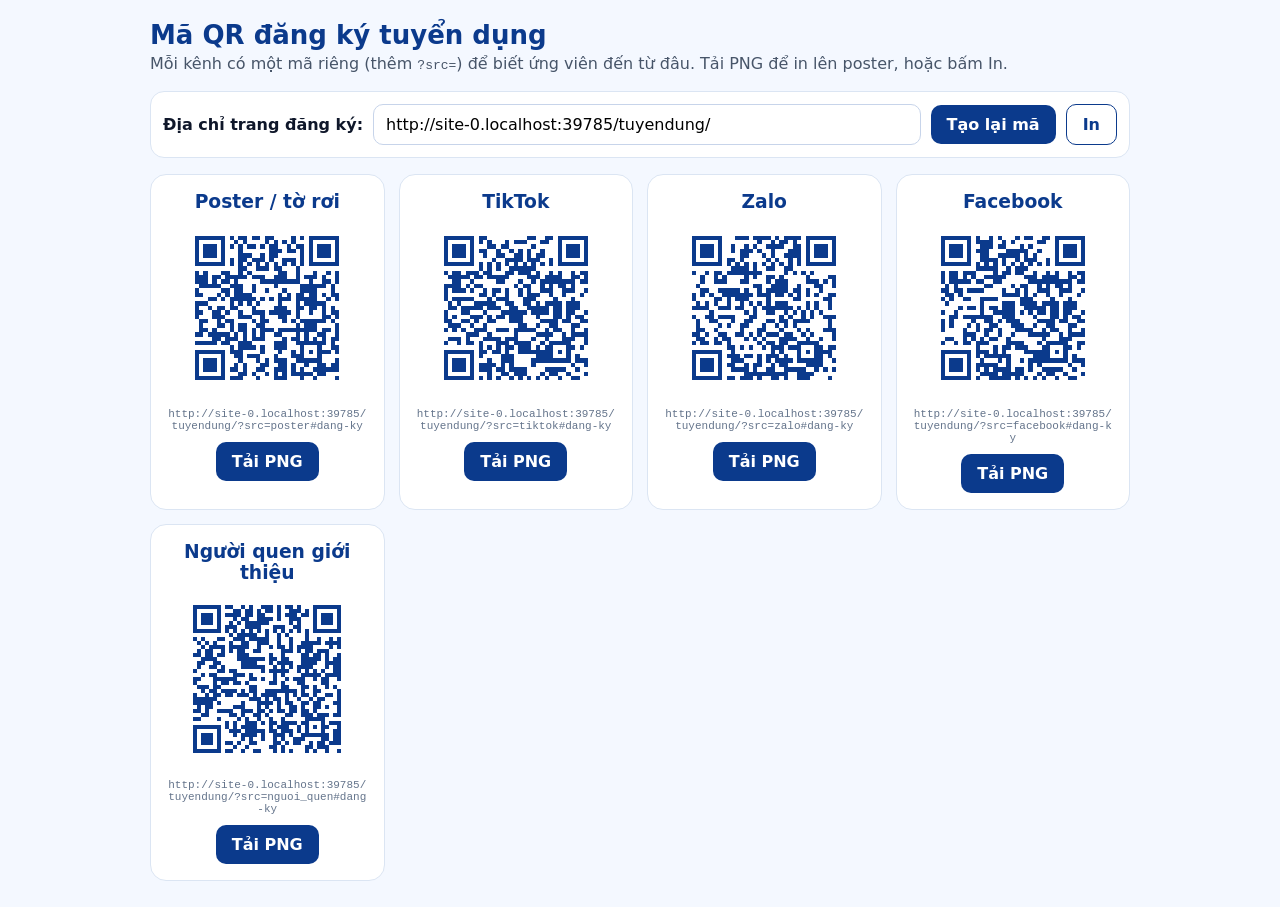
<file: tuyendung/qr.html>
<!doctype html>
<html lang="vi">
<head>
<meta charset="utf-8">
<meta name="viewport" content="width=device-width, initial-scale=1">
<meta name="robots" content="noindex">
<title>Mã QR đăng ký tuyển dụng – IL-Sung Tech</title>
<style>
  body{margin:0;font-family:system-ui,-apple-system,"Segoe UI",Roboto,Arial,sans-serif;background:#f4f8ff;color:#0f172a}
  .wrap{max-width:980px;margin:0 auto;padding:20px 16px}
  h1{color:#0b3a8c;margin:0 0 4px;font-size:26px}
  p.sub{color:#475569;margin:0 0 18px}
  .bar{display:flex;gap:10px;flex-wrap:wrap;align-items:center;background:#fff;border:1px solid #dbe5f3;border-radius:14px;padding:12px;margin-bottom:16px}
  .bar input{flex:1;min-width:240px;font:inherit;padding:10px 12px;border:1.5px solid #c7d4ea;border-radius:10px}
  button{font:inherit;font-weight:700;border:0;border-radius:10px;padding:10px 16px;cursor:pointer;background:#0b3a8c;color:#fff}
  button.alt{background:#fff;color:#0b3a8c;border:1.5px solid #0b3a8c}
  .grid{display:grid;gap:14px;grid-template-columns:repeat(auto-fit,minmax(210px,1fr))}
  .q{background:#fff;border:1px solid #dbe5f3;border-radius:16px;padding:16px;text-align:center}
  .q h3{margin:0 0 6px;color:#0b3a8c}
  .q canvas{width:180px;height:180px;image-rendering:pixelated}
  .q code{display:block;font-size:11px;color:#64748b;word-break:break-all;margin:6px 0 10px}
  @media print{.bar,.q button,p.sub{display:none}body{background:#fff}.q{border:1px solid #999;break-inside:avoid}}
</style>
<script src="qrcode.js"></script>
</head>
<body>
<div class="wrap">
  <h1>Mã QR đăng ký tuyển dụng</h1>
  <p class="sub">Mỗi kênh có một mã riêng (thêm <code>?src=</code>) để biết ứng viên đến từ đâu. Tải PNG để in lên poster, hoặc bấm In.</p>
  <div class="bar">
    <label for="base"><b>Địa chỉ trang đăng ký:</b></label>
    <input id="base" aria-label="Địa chỉ trang đăng ký">
    <button id="apply">Tạo lại mã</button>
    <button class="alt" onclick="window.print()">In</button>
  </div>
  <div class="grid" id="grid"></div>
</div>
<script>
const CHANNELS = [["poster", "Poster / tờ rơi"], ["tiktok", "TikTok"], ["zalo", "Zalo"], ["facebook", "Facebook"], ["nguoi_quen", "Người quen giới thiệu"]];
const baseInput = document.getElementById("base");
baseInput.value = location.origin + location.pathname.replace(/qr\.html$/, "");

function draw(text, canvas) {
  const qr = qrcode(0, "M");            // version tu dong, muc sua loi M
  qr.addData(text, "Byte"); qr.make();
  const n = qr.getModuleCount(), cell = 10, quiet = 4, size = (n + quiet * 2) * cell;
  canvas.width = canvas.height = size;
  const g = canvas.getContext("2d");
  g.fillStyle = "#fff"; g.fillRect(0, 0, size, size); g.fillStyle = "#0b3a8c";
  for (let r = 0; r < n; r++) for (let c = 0; c < n; c++) if (qr.isDark(r, c)) g.fillRect((c + quiet) * cell, (r + quiet) * cell, cell, cell);
}

function render() {
  const base = baseInput.value.trim().replace(/\/?$/, "/");
  document.getElementById("grid").innerHTML = "";
  for (const [src, label] of CHANNELS) {
    const url = `${base}?src=${src}#dang-ky`;
    const box = document.createElement("div"); box.className = "q";
    box.innerHTML = `<h3>${label}</h3><canvas aria-label="QR ${label}"></canvas><code>${url}</code><button>Tải PNG</button>`;
    const cv = box.querySelector("canvas"); draw(url, cv);
    box.querySelector("button").onclick = () => { const a = document.createElement("a"); a.download = `qr-tuyendung-${src}.png`; a.href = cv.toDataURL("image/png"); a.click(); };
    document.getElementById("grid").appendChild(box);
  }
}
document.getElementById("apply").onclick = render;
render();
</script>
</body>
</html>
</file>
